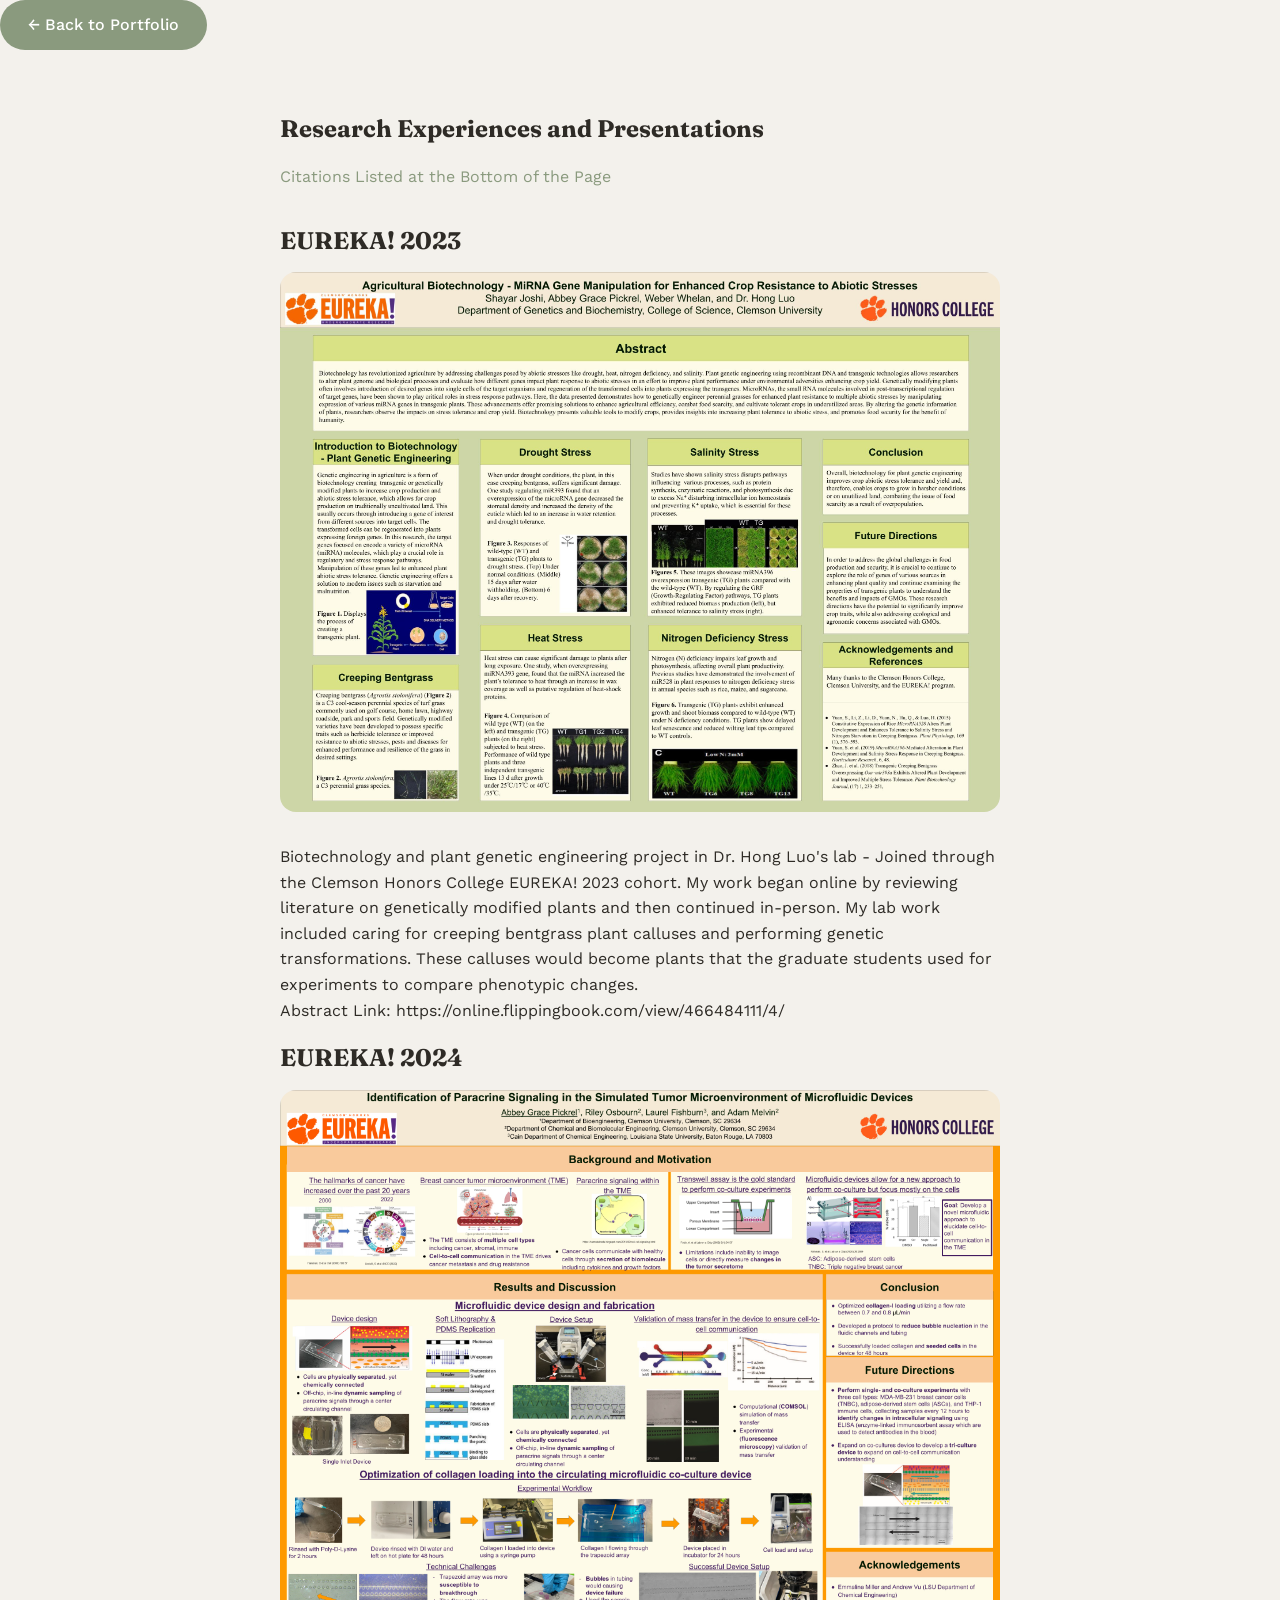
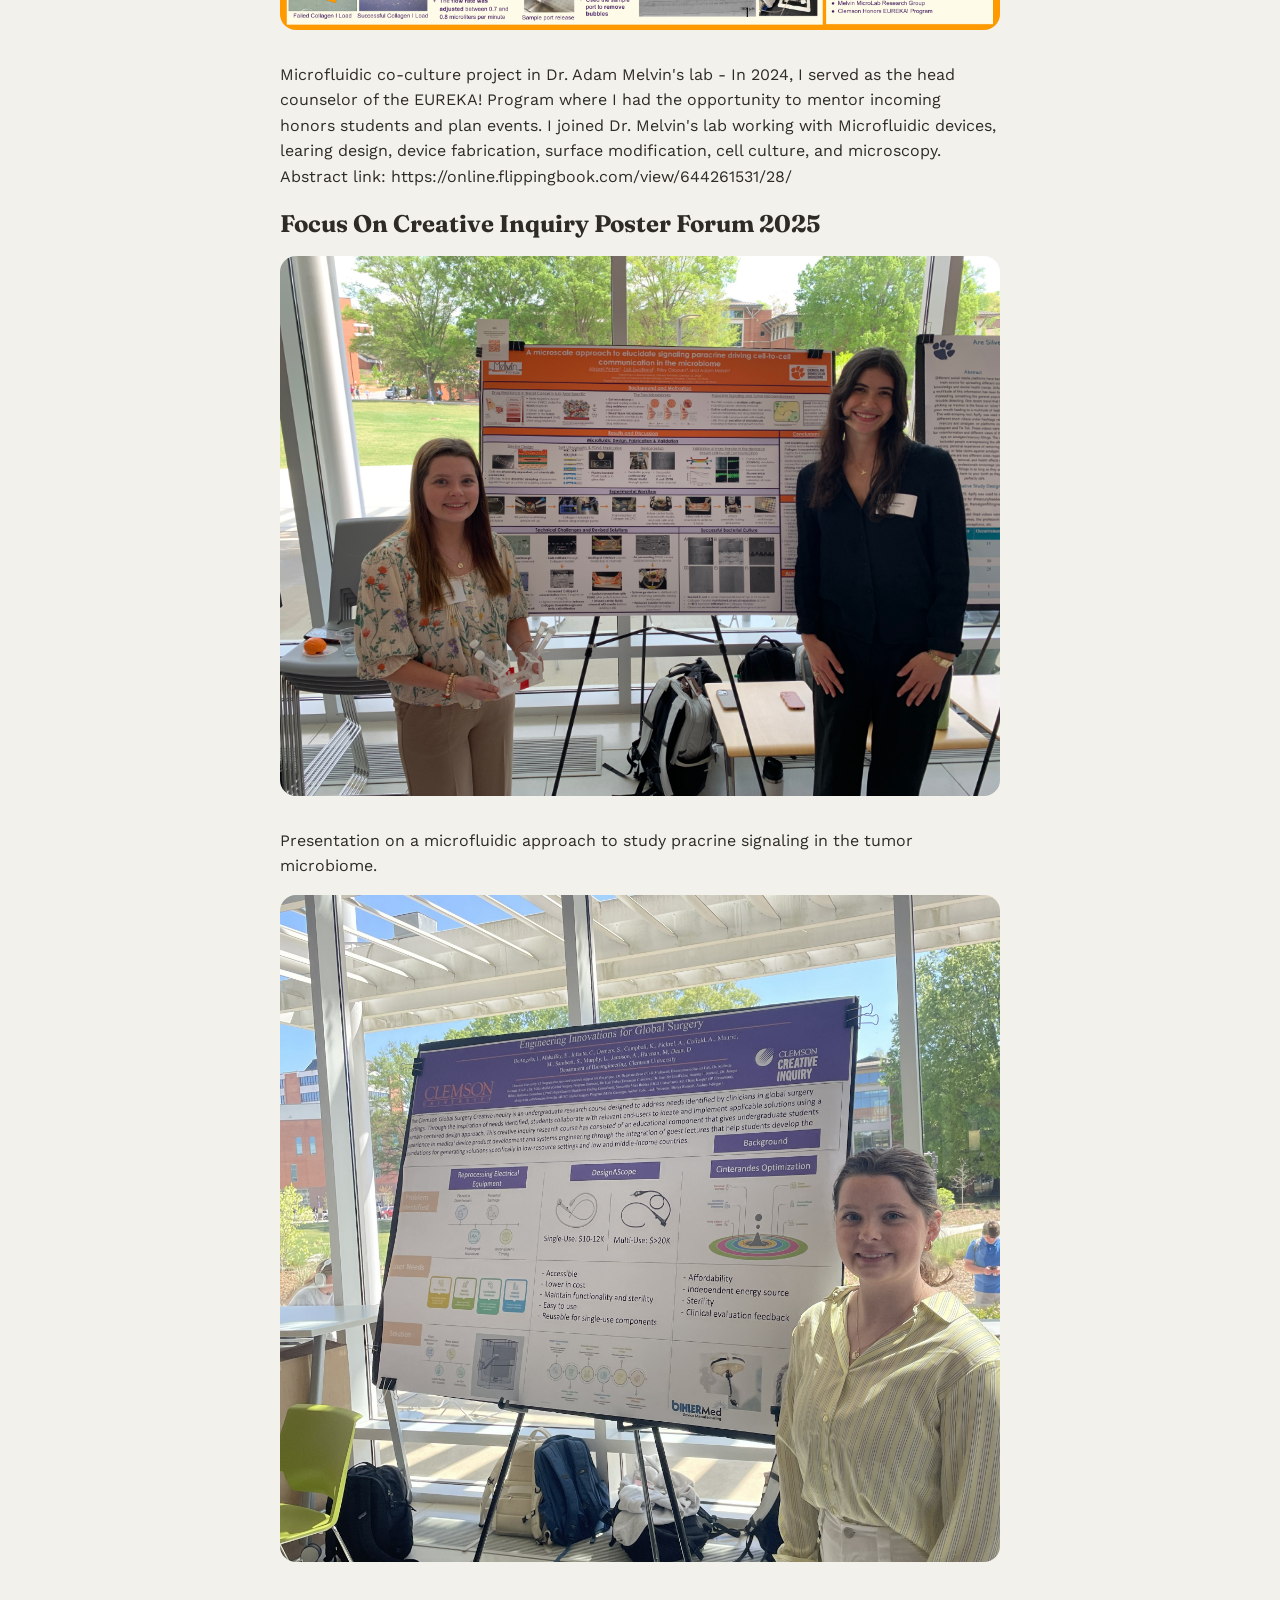
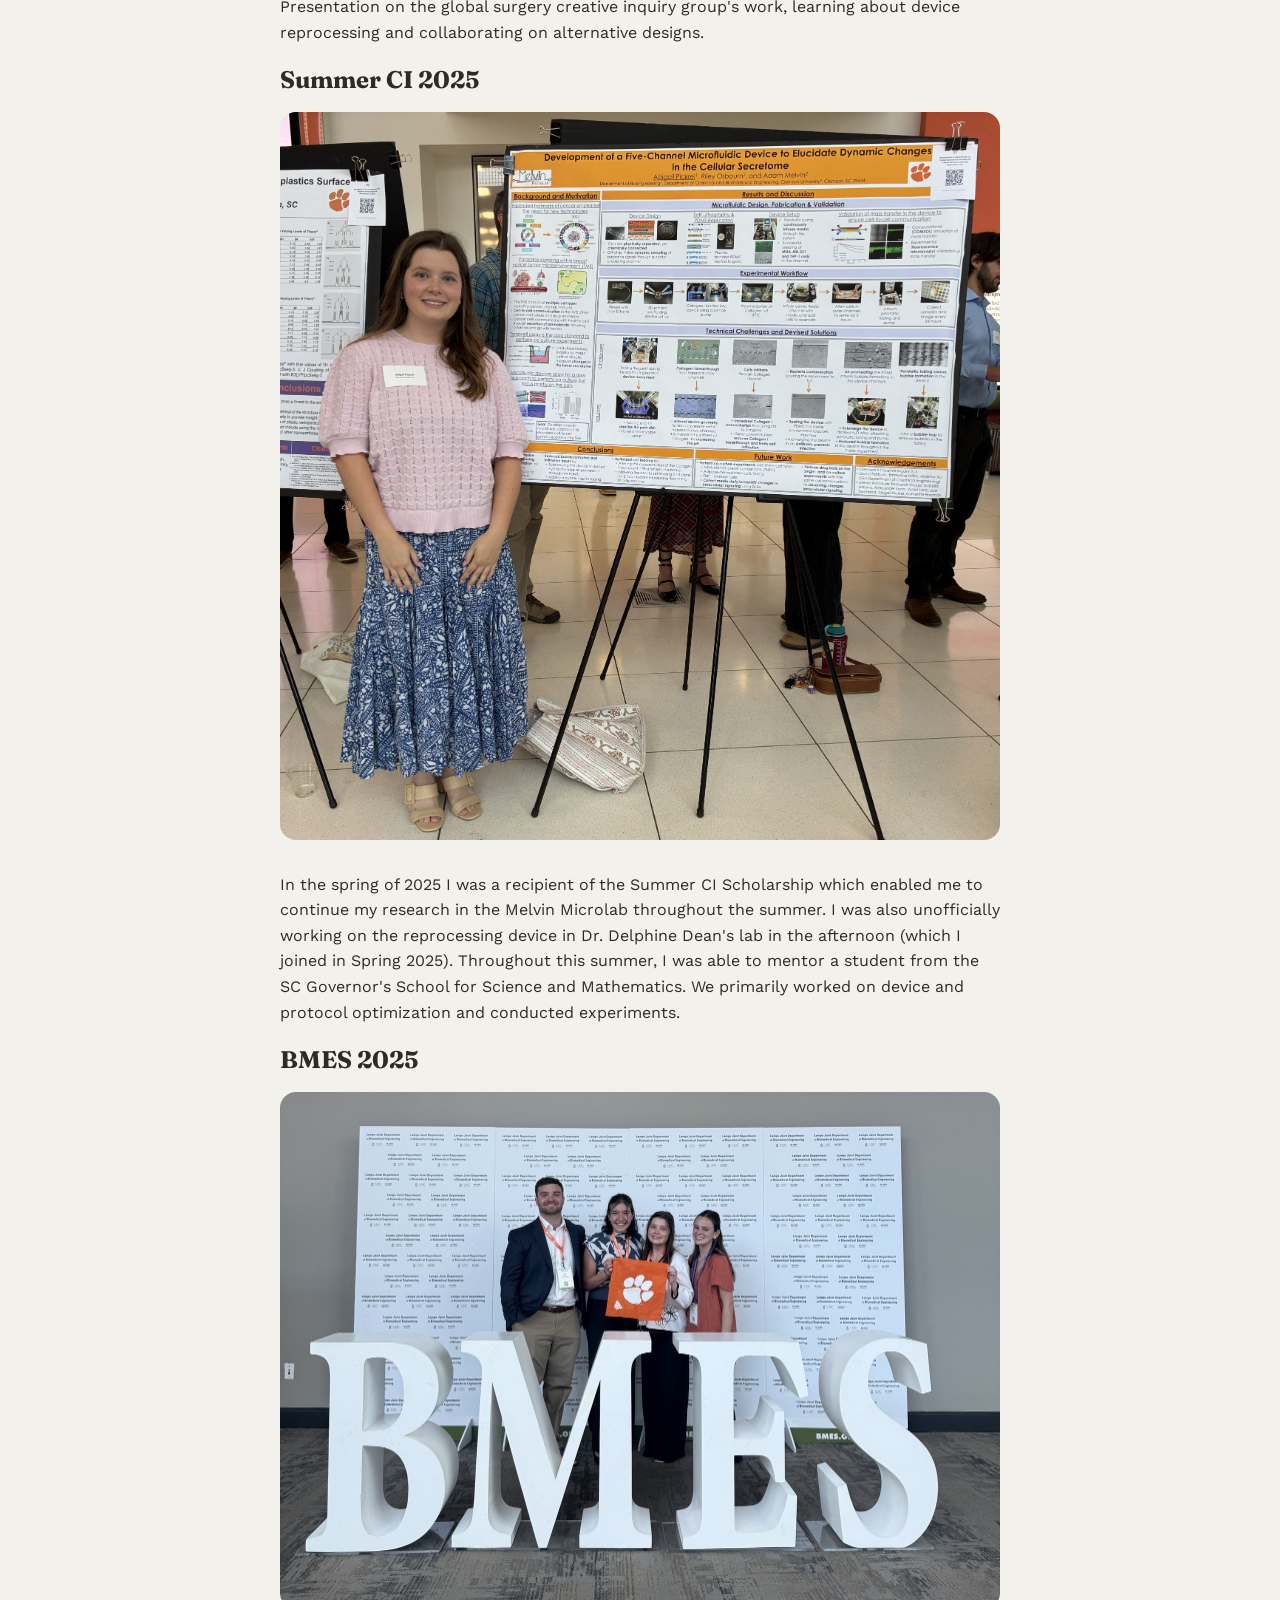
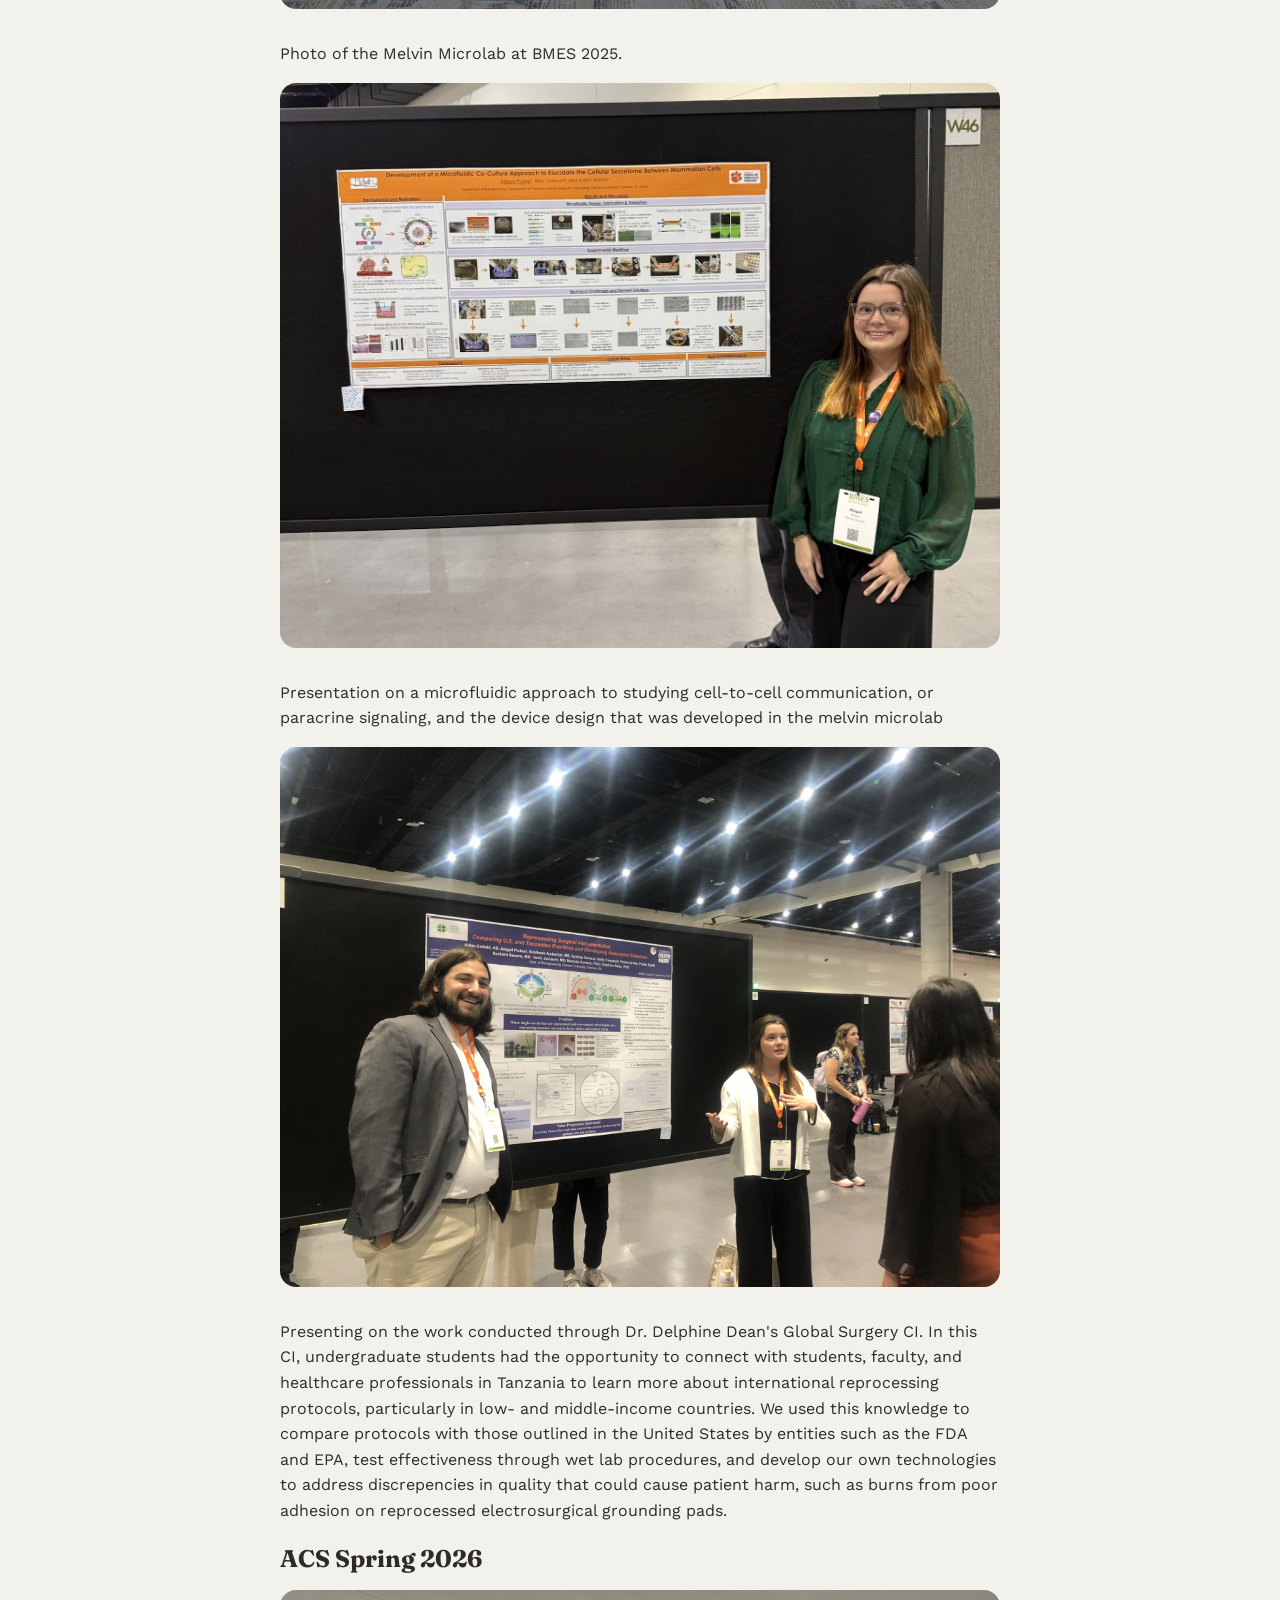
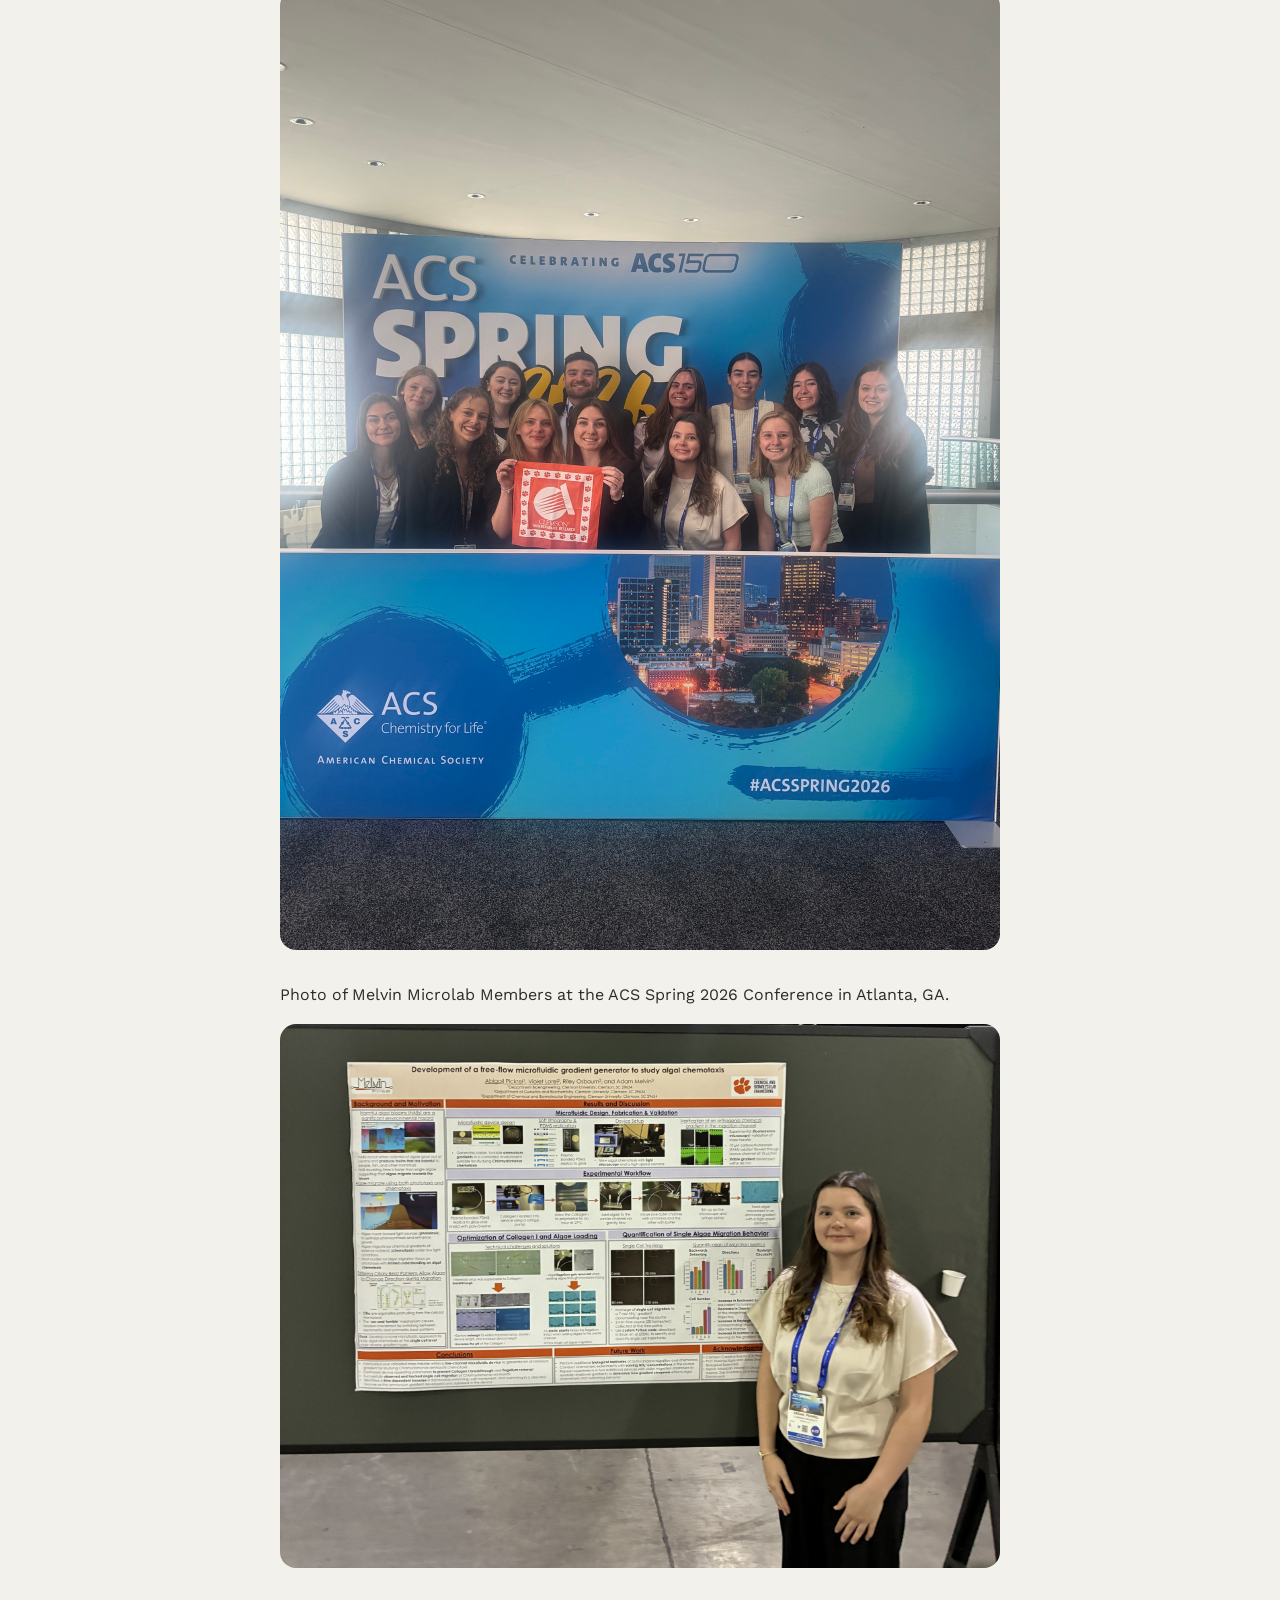
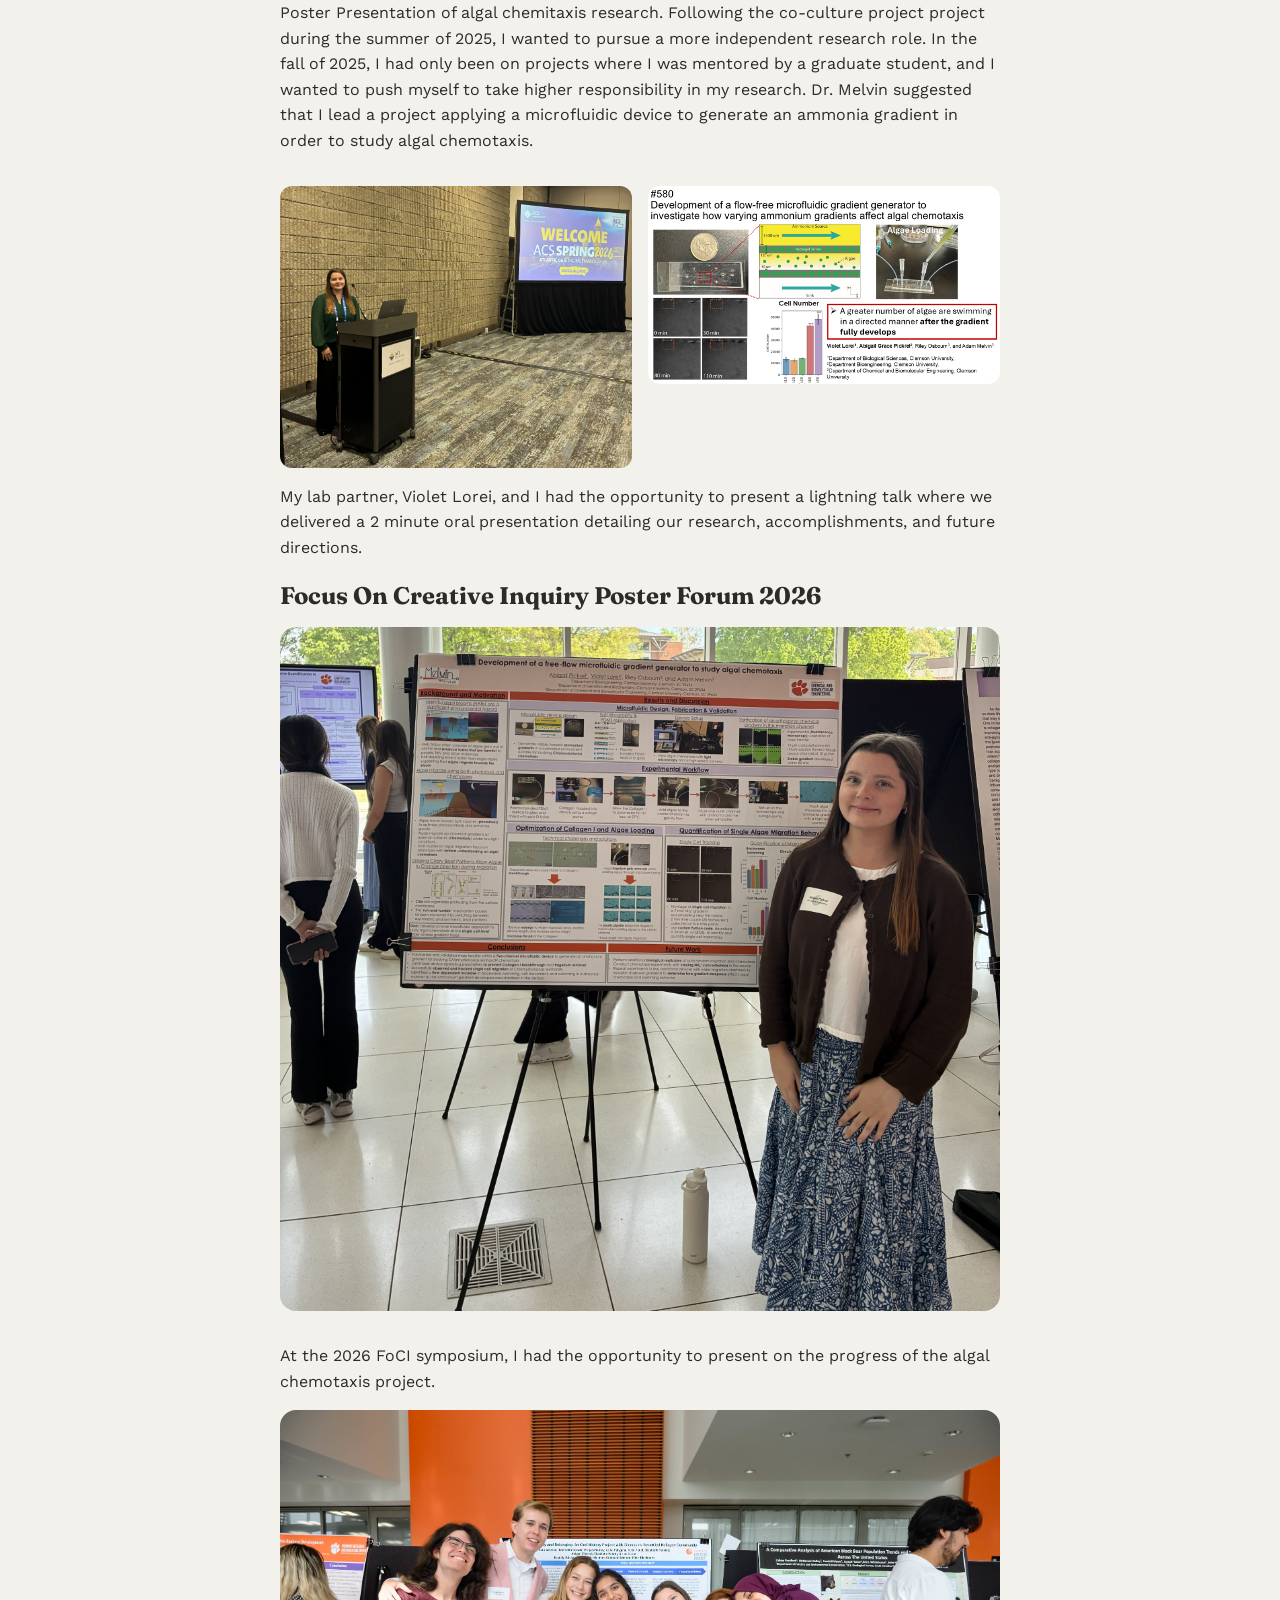
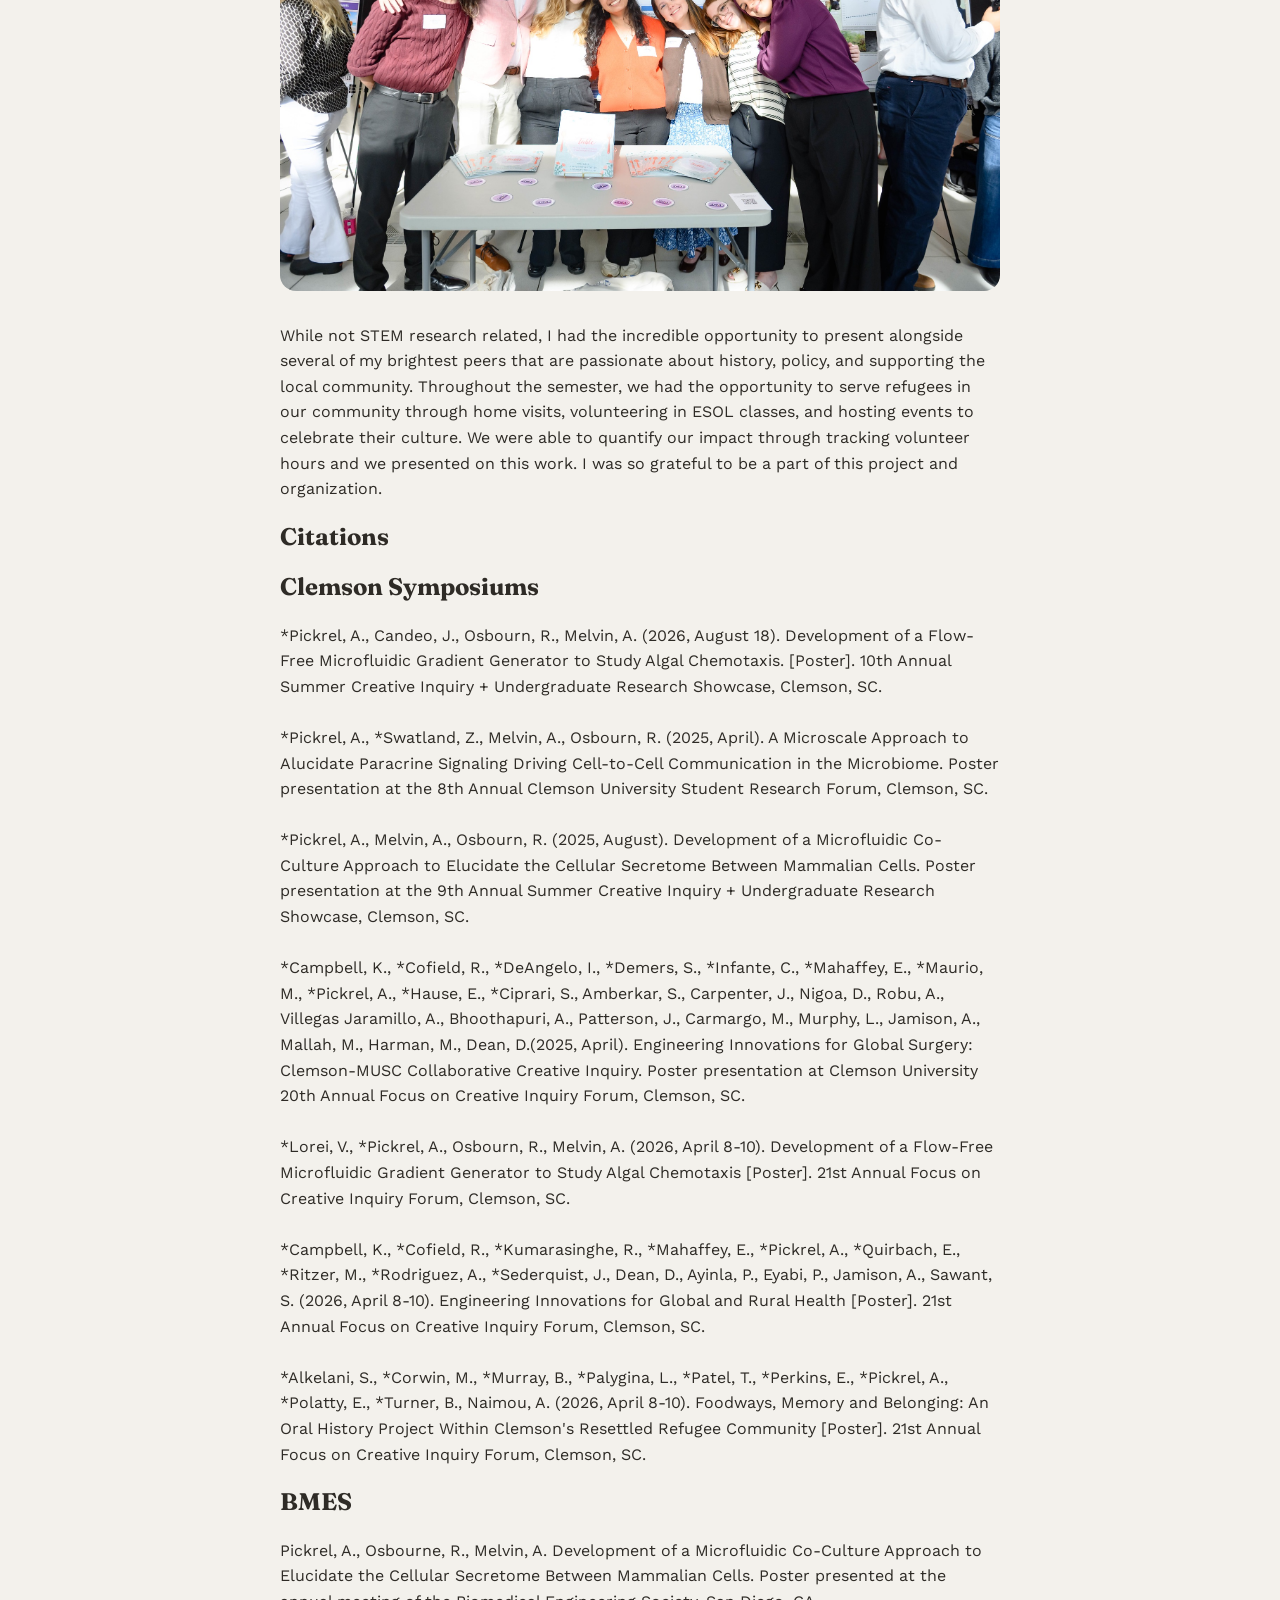
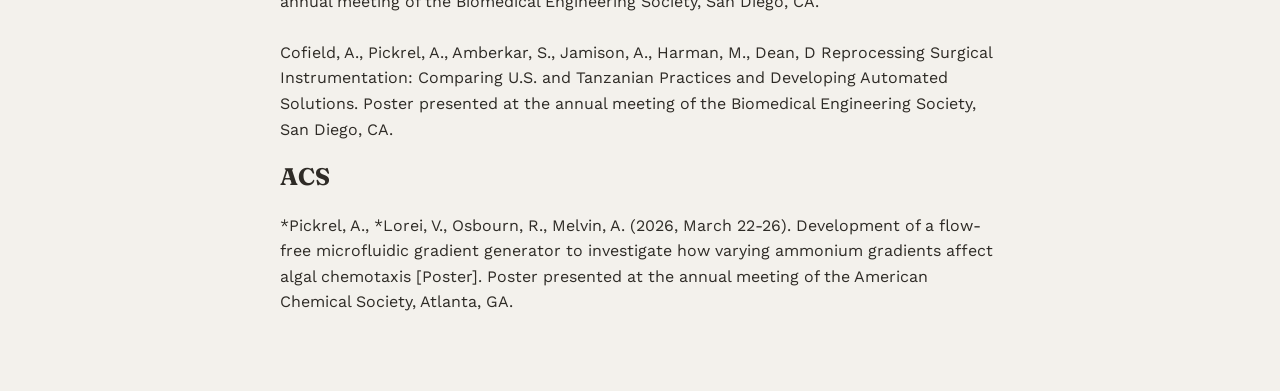
<file: project1.html>
<!DOCTYPE html>
<html lang="en">
<head>
  <meta charset="UTF-8">
  <meta name="viewport" content="width=device-width, initial-scale=1.0">
  <title>Project Title One — Abigail Pickrel</title>
  <link rel="preconnect" href="https://fonts.googleapis.com">
  <link href="https://fonts.googleapis.com/css2?family=Fraunces:opsz,wght@9..144,400;9..144,600&family=Work+Sans:wght@400;500;600&display=swap" rel="stylesheet">
  <link rel="stylesheet" href="style.css">
</head>
<body>

  <a href="index.html" class="btn">&larr; Back to Portfolio</a>

  <section class="project-detail">
    <h1>Research Experiences and Presentations</h1>
    <p class="project-subtitle">Citations Listed at the Bottom of the Page</p>
<h2>EUREKA! 2023</h2>
    <img src="images/EUREKA Poster - Abigail Pickrel.jpg" alt="Project One main image" class="detail-image">

    <p>Biotechnology and plant genetic engineering project in Dr. Hong Luo's lab - Joined through the Clemson Honors College EUREKA! 2023 cohort.
        My work began online by reviewing literature on genetically modified plants and then continued in-person. 
        My lab work included caring for creeping bentgrass plant calluses and performing genetic transformations. These calluses would 
        become plants that the graduate students used for experiments to compare phenotypic changes.
        <br>Abstract Link: https://online.flippingbook.com/view/466484111/4/
    </p>
<h2>EUREKA! 2024</h2>
    <img src="images/EUREKA Poster 2024 - Abbey Grace.jpg" alt="Project One main image" class="detail-image">

    <p>Microfluidic co-culture project in Dr. Adam Melvin's lab - In 2024, I served as the head counselor of the 
        EUREKA! Program where I had the opportunity to mentor incoming honors students
        and plan events. I joined Dr. Melvin's lab working with Microfluidic devices, learing design,
        device fabrication, surface modification, cell culture, and microscopy.
        <br>Abstract link: https://online.flippingbook.com/view/644261531/28/
    </p>
   <h2>Focus On Creative Inquiry Poster Forum 2025</h2>
    <img src="images/IMG_6583 (1).JPG" alt="Project One main image" class="detail-image">
    <p>Presentation on a microfluidic approach to study pracrine signaling in the tumor microbiome.</p>

    <img src="images/IMG_6561 (3).jpg" alt="Project One main image" class="detail-image">
    <p>Presentation on the global surgery creative inquiry group's work, learning about 
        device reprocessing and collaborating on alternative designs.
    </p>
    <h2>Summer CI 2025</h2>
    <img src="images/IMG_7036 (2).jpg" alt="Project One main image" class="detail-image">
    <p>In the spring of 2025 I was a recipient of the Summer CI Scholarship which
        enabled me to continue my research in the Melvin Microlab throughout the 
        summer. I was also unofficially working on the reprocessing device in Dr.
        Delphine Dean's lab in the afternoon (which I joined in Spring 2025). 
        Throughout this summer, I was able to mentor a student from the SC 
        Governor's School for Science and Mathematics. We primarily worked on device
        and protocol optimization and conducted experiments.
        </p>

    <h2>BMES 2025</h2> 
    <img src="images/BMES_img1.JPG" alt="Project One main image" class="detail-image">
    <p>Photo of the Melvin Microlab at BMES 2025.</p>
    <img src="images/bmes_photo2.jpg" alt="Project One main image" class="detail-image">
    <p>Presentation on a microfluidic approach to studying cell-to-cell communication,
        or paracrine signaling, and the device design that was developed in the melvin microlab
    </p>
    <img src="images/BMES_image2.jpg" alt="Project One main image" class="detail-image">
    <p>Presenting on the work conducted through Dr. Delphine Dean's Global Surgery CI.
        In this CI, undergraduate students had the opportunity to connect with students,
        faculty, and healthcare professionals in Tanzania to learn more about international
        reprocessing protocols, particularly in low- and middle-income countries. We used
        this knowledge to compare protocols with those outlined in the United States by
        entities such as the FDA and EPA, test effectiveness through wet lab procedures,
        and develop our own technologies to address discrepencies in quality that could 
        cause patient harm, such as burns from poor adhesion on reprocessed electrosurgical 
        grounding pads.
    </p>
        
    <h2>ACS Spring 2026</h2>
    <img src="images/IMG_9964.JPG" alt="Project One main image" class="detail-image">
    <p>Photo of Melvin Microlab Members at the ACS Spring 2026 Conference in Atlanta, GA.</p>
    <img src="images/ACS Photo 2.jpg" alt="Project One main image" class="detail-image">
    <p>Poster Presentation of algal chemitaxis research. Following the co-culture project project during the summer of 2025, 
        I wanted to pursue a more independent research role. In the fall of 2025, I had only been on projects where I was 
        mentored by a graduate student, and I wanted to push myself to take higher responsibility in my research. Dr. Melvin
        suggested that I lead a project applying a microfluidic device to generate an ammonia gradient in order to study 
        algal chemotaxis. 
   </p>
    <div class="detail-gallery">
      <img src="images/ACS img 3.jpg" alt="Project One detail shot">
      <img src="images/Algae ACS Lightning-AM (1).jpg" alt="Project One detail shot two">
       </div>
    <p>My lab partner, Violet Lorei, and I had the opportunity to present a lightning talk where we delivered a 2 minute oral 
        presentation detailing our research, accomplishments, and future directions.
    </p>
    <h2>Focus On Creative Inquiry Poster Forum 2026</h2>
    <img src="images/foci 2026 img 1.jpg" alt="Project One main image" class="detail-image">
    <p>At the 2026 FoCI symposium, I had the opportunity to present on the progress of the algal chemotaxis project.</p>
    <img src="images/IMG_9653 (1).jpeg" alt="Project One main image" class="detail-image">
    <p>While not STEM research related, I had the incredible opportunity to present alongside several of my brightest peers
        that are passionate about history, policy, and supporting the local community. Throughout the semester, we had the 
        opportunity to serve refugees in our community through home visits, volunteering in ESOL classes, and hosting events
        to celebrate their culture. We were able to quantify our impact through tracking volunteer hours and we presented 
        on this work. I was so grateful to be a part of this project and organization.
    </p>
<h1>Citations</h1>
<h2>Clemson Symposiums</h2>
<p>*Pickrel, A., Candeo, J., Osbourn, R., Melvin, A. (2026, August 18). Development of a Flow-Free Microfluidic Gradient Generator to Study Algal Chemotaxis. [Poster]. 10th Annual Summer Creative Inquiry + Undergraduate Research Showcase, Clemson, SC.
<br><br>*Pickrel, A., *Swatland, Z., Melvin, A., Osbourn, R. (2025, April). A Microscale Approach to Alucidate Paracrine Signaling Driving Cell-to-Cell Communication in the Microbiome. Poster presentation at the 8th Annual Clemson University Student Research Forum, Clemson, SC. 

<br><br>*Pickrel, A., Melvin, A., Osbourn, R. (2025, August). Development of a Microfluidic Co-Culture Approach to Elucidate the Cellular Secretome Between Mammalian Cells. Poster presentation at the 9th Annual Summer Creative Inquiry + Undergraduate Research Showcase, Clemson, SC.

<br><br>*Campbell, K., *Cofield, R., *DeAngelo, I., *Demers, S., *Infante, C., *Mahaffey, E., *Maurio, M., *Pickrel, A., *Hause, E., *Ciprari, S., Amberkar, S., Carpenter, J., Nigoa, D., Robu, A., Villegas Jaramillo, A., Bhoothapuri, A., Patterson, J., Carmargo, M., Murphy, L., Jamison, A., Mallah, M., Harman, M., Dean, D.(2025, April). Engineering Innovations for Global Surgery: Clemson-MUSC Collaborative Creative Inquiry. Poster presentation at Clemson University 20th Annual Focus on Creative Inquiry Forum, Clemson, SC.

<br><br>*Lorei, V., *Pickrel, A., Osbourn, R., Melvin, A. (2026, April 8-10). Development of a Flow-Free Microfluidic Gradient Generator to Study Algal Chemotaxis [Poster]. 21st Annual Focus on Creative Inquiry Forum, Clemson, SC. 

<br><br>*Campbell, K., *Cofield, R., *Kumarasinghe, R., *Mahaffey, E., *Pickrel, A., *Quirbach, E., *Ritzer, M., *Rodriguez, A., *Sederquist, J., Dean, D., Ayinla, P., Eyabi, P., Jamison, A., Sawant, S. (2026, April 8-10). Engineering Innovations for Global and Rural Health [Poster]. 21st Annual Focus on Creative Inquiry Forum, Clemson, SC. 

<br><br>*Alkelani, S., *Corwin, M., *Murray, B., *Palygina, L., *Patel, T., *Perkins, E., *Pickrel, A., *Polatty, E., *Turner, B., Naimou, A. (2026, April 8-10). Foodways, Memory and Belonging: An Oral History Project Within Clemson's Resettled Refugee Community [Poster]. 21st Annual Focus on Creative Inquiry Forum, Clemson, SC. 

</p><h2>BMES</h2>
<p>Pickrel, A., Osbourne, R., Melvin, A. Development of a Microfluidic Co-Culture Approach to Elucidate the Cellular Secretome Between Mammalian Cells. Poster presented at the annual meeting of the Biomedical Engineering Society, San Diego, CA.  

<br><br>Cofield, A., Pickrel, A., Amberkar, S., Jamison, A., Harman, M., Dean, D Reprocessing Surgical Instrumentation: Comparing U.S. and Tanzanian Practices and Developing Automated Solutions. Poster presented at the annual meeting of the Biomedical Engineering Society, San Diego, CA.  
</p>
<h2>ACS</h2>
<p>*Pickrel, A., *Lorei, V., Osbourn, R., Melvin, A. (2026, March 22-26). Development of a flow-free microfluidic gradient generator to investigate how varying ammonium gradients affect algal chemotaxis [Poster]. Poster presented at the annual meeting of the American Chemical Society, Atlanta, GA.  
</p>
  </section>

</body>
</html>
</file>
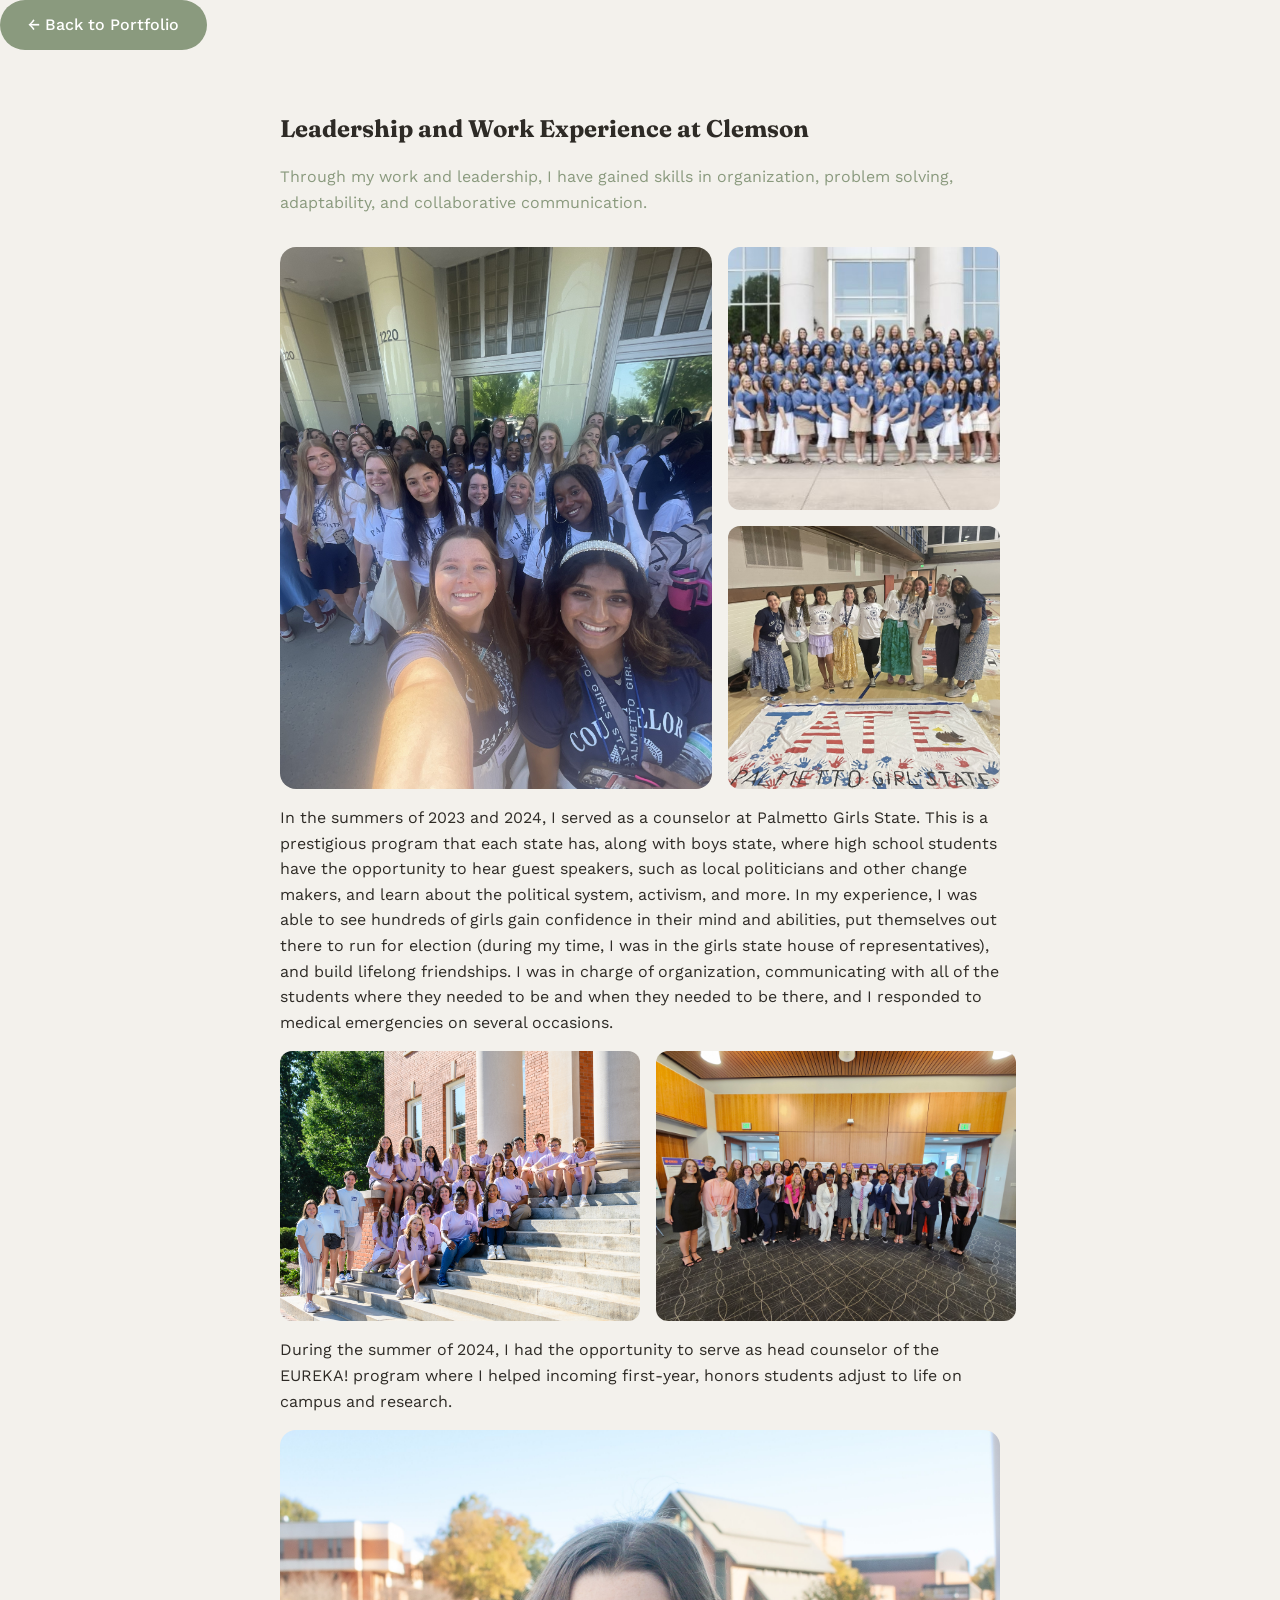
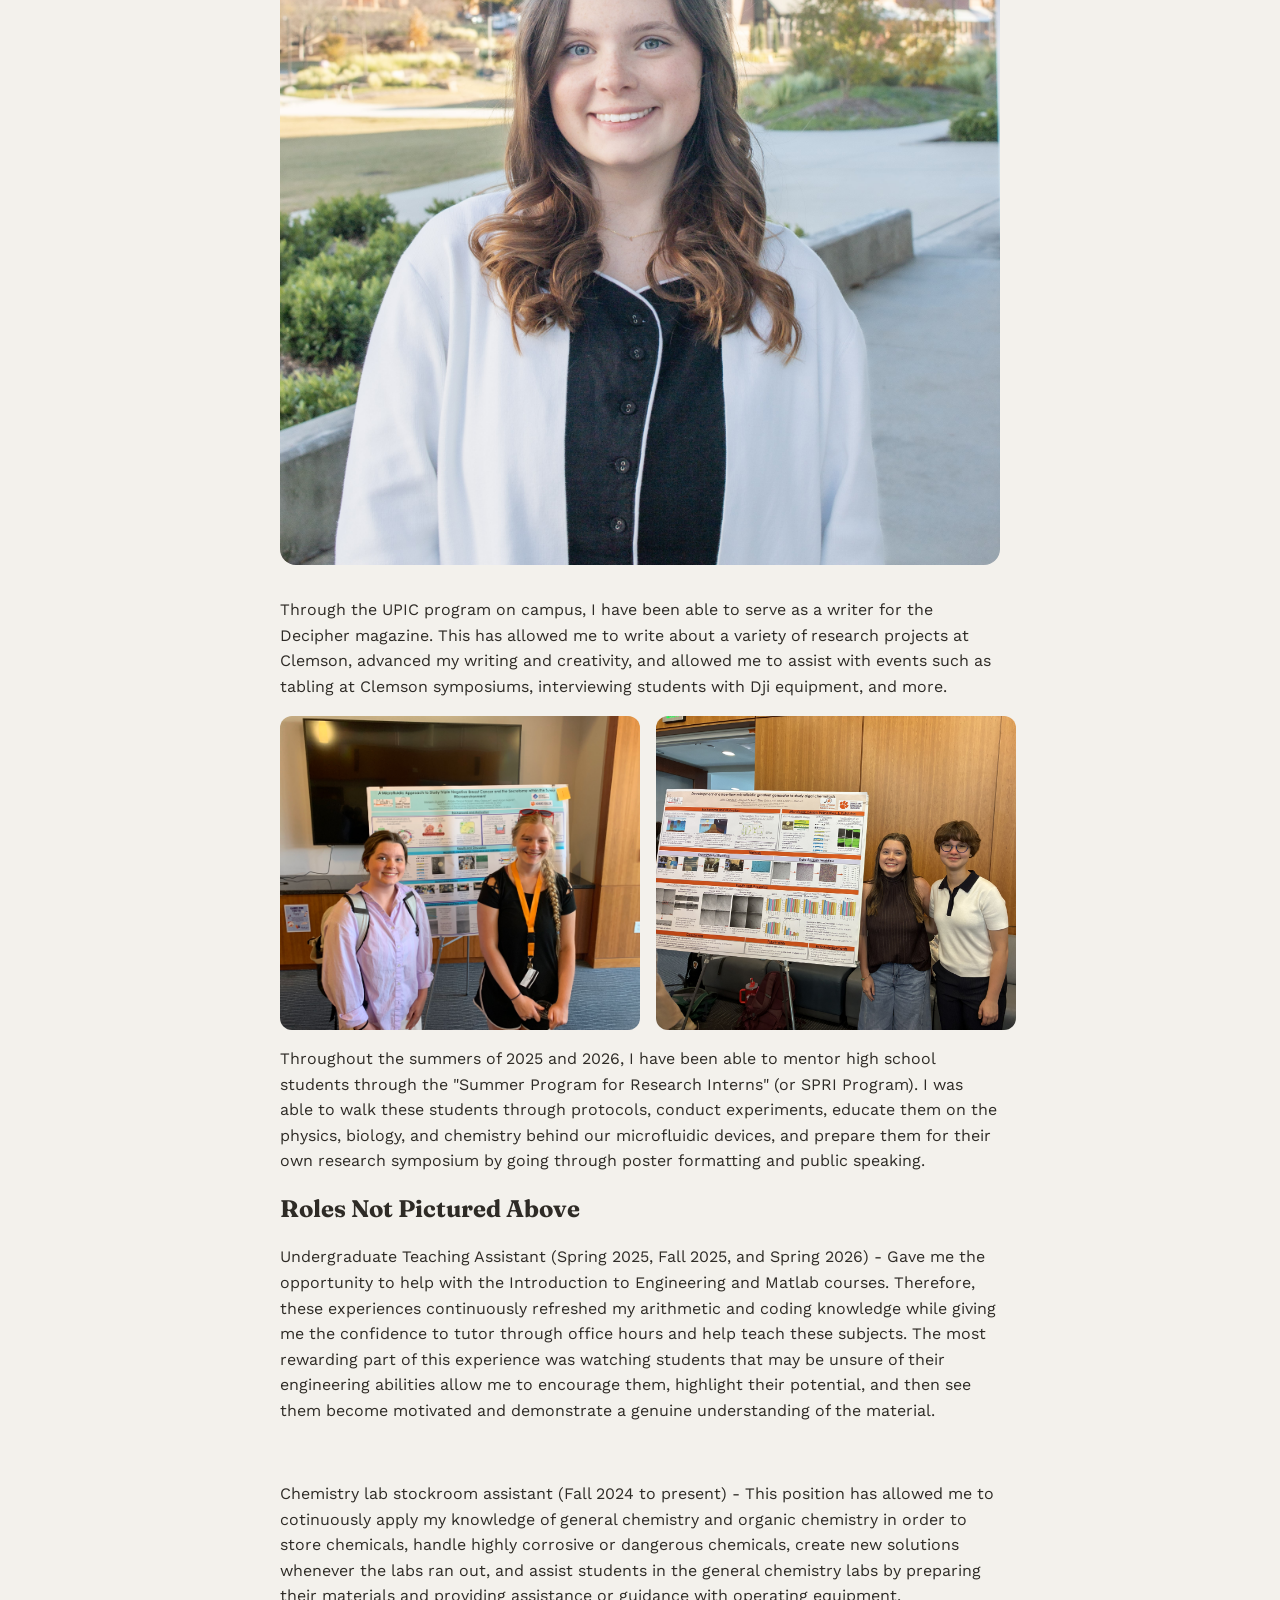
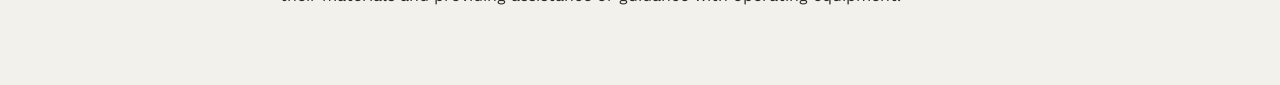
<file: project2.html>
<!DOCTYPE html>
<html lang="en">
<head>
  <meta charset="UTF-8">
  <meta name="viewport" content="width=device-width, initial-scale=1.0">
  <title>Leadership and Work Experience</title>
  <link rel="preconnect" href="https://fonts.googleapis.com">
  <link href="https://fonts.googleapis.com/css2?family=Fraunces:opsz,wght@9..144,400;9..144,600&family=Work+Sans:wght@400;500;600&display=swap" rel="stylesheet">
  <link rel="stylesheet" href="style.css">
</head>
<body>

  <a href="index.html" class="btn">&larr; Back to Portfolio</a>

  <section class="project-detail">
    <h1>Leadership and Work Experience at Clemson</h1>
    <p class="project-subtitle">Through my work and leadership, I have gained skills in organization,
        problem solving, adaptability, and collaborative communication.
    </p>

  <div class="image-cluster">
  <img src="images/PGS_img3.jpg" alt="Description of main photo" class="image-large">
  <div class="image-stack">
    <img src="images/PGS_img1.jpg" alt="Description of first detail photo">
    <img src="images/PGS_img2.jpg" alt="Description of second detail photo">
  </div>
</div>
    <p>In the summers of 2023 and 2024, I served as a counselor at Palmetto Girls State.
        This is a prestigious program that each state has, along with boys state, where 
        high school students have the opportunity to hear guest speakers, such as local 
        politicians and other change makers, and learn about the political system, 
        activism, and more. In my experience, I was able to see hundreds of girls gain 
        confidence in their mind and abilities, put themselves out there to run for election
        (during my time, I was in the girls state house of representatives), and build 
        lifelong friendships. I was in charge of organization, communicating with all of 
        the students where they needed to be and when they needed to be there, and I responded to medical emergencies 
        on several occasions. 
    </p>

    <div class="image-pair">
  <img src="images/EUREKA 2024_070224_AJ_008 (1).jpeg" alt="Description of third photo">
  <img src="images/IMG_5553.JPG" alt="Description of fourth photo">
</div>
<p>During the summer of 2024, I had the opportunity to serve as head counselor of the EUREKA! program 
    where I helped incoming first-year, honors students adjust to life on campus and research.</p>

<img src="images/Decipher_Headshot_.jpg" alt="Project One main image" class="detail-image">
    <p>Through the UPIC program on campus, I have been able to serve as a writer
        for the Decipher magazine. This has allowed me to write about a variety of
        research projects at Clemson, advanced my writing and creativity, and 
        allowed me to assist with events such as tabling at Clemson symposiums, 
        interviewing students with Dji equipment, and more.
    </p>

<div class="image-pair">
  <img src="images/IMG_6914.JPG" alt="Description of third photo">
  <img src="images/SPRI_photo2.jpg" alt="Description of fourth photo">
</div>
<p>Throughout the summers of 2025 and 2026, I have been able to mentor high school students
    through the "Summer Program for Research Interns" (or SPRI Program). I was able to walk 
    these students through protocols, conduct experiments, educate them on the physics, biology,
    and chemistry behind our microfluidic devices, and prepare them for their own research 
    symposium by going through poster formatting and public speaking. 

    <h2>Roles Not Pictured Above</h2>
    <p>Undergraduate Teaching Assistant (Spring 2025, Fall 2025, and Spring 2026) - 
        Gave me the opportunity to help with the Introduction to Engineering and Matlab courses.
        Therefore, these experiences continuously refreshed my arithmetic and coding knowledge
        while giving me the confidence to tutor through office hours and help teach these subjects.
        The most rewarding part of this experience was watching students that may be unsure of their 
        engineering abilities allow me to encourage them, highlight their potential, and then see
        them become motivated and demonstrate a genuine understanding of the material.
    </p>
    <br>
    <p>Chemistry lab stockroom assistant (Fall 2024 to present) - 
        This position has allowed me to cotinuously apply my knowledge of general chemistry and
        organic chemistry in order to store chemicals, handle highly corrosive or dangerous chemicals, 
        create new solutions whenever the labs ran out, and assist students in the general chemistry labs
        by preparing their materials and providing assistance or guidance with operating equipment. 
    </p>
  </section>

</body>
</html>
</file>
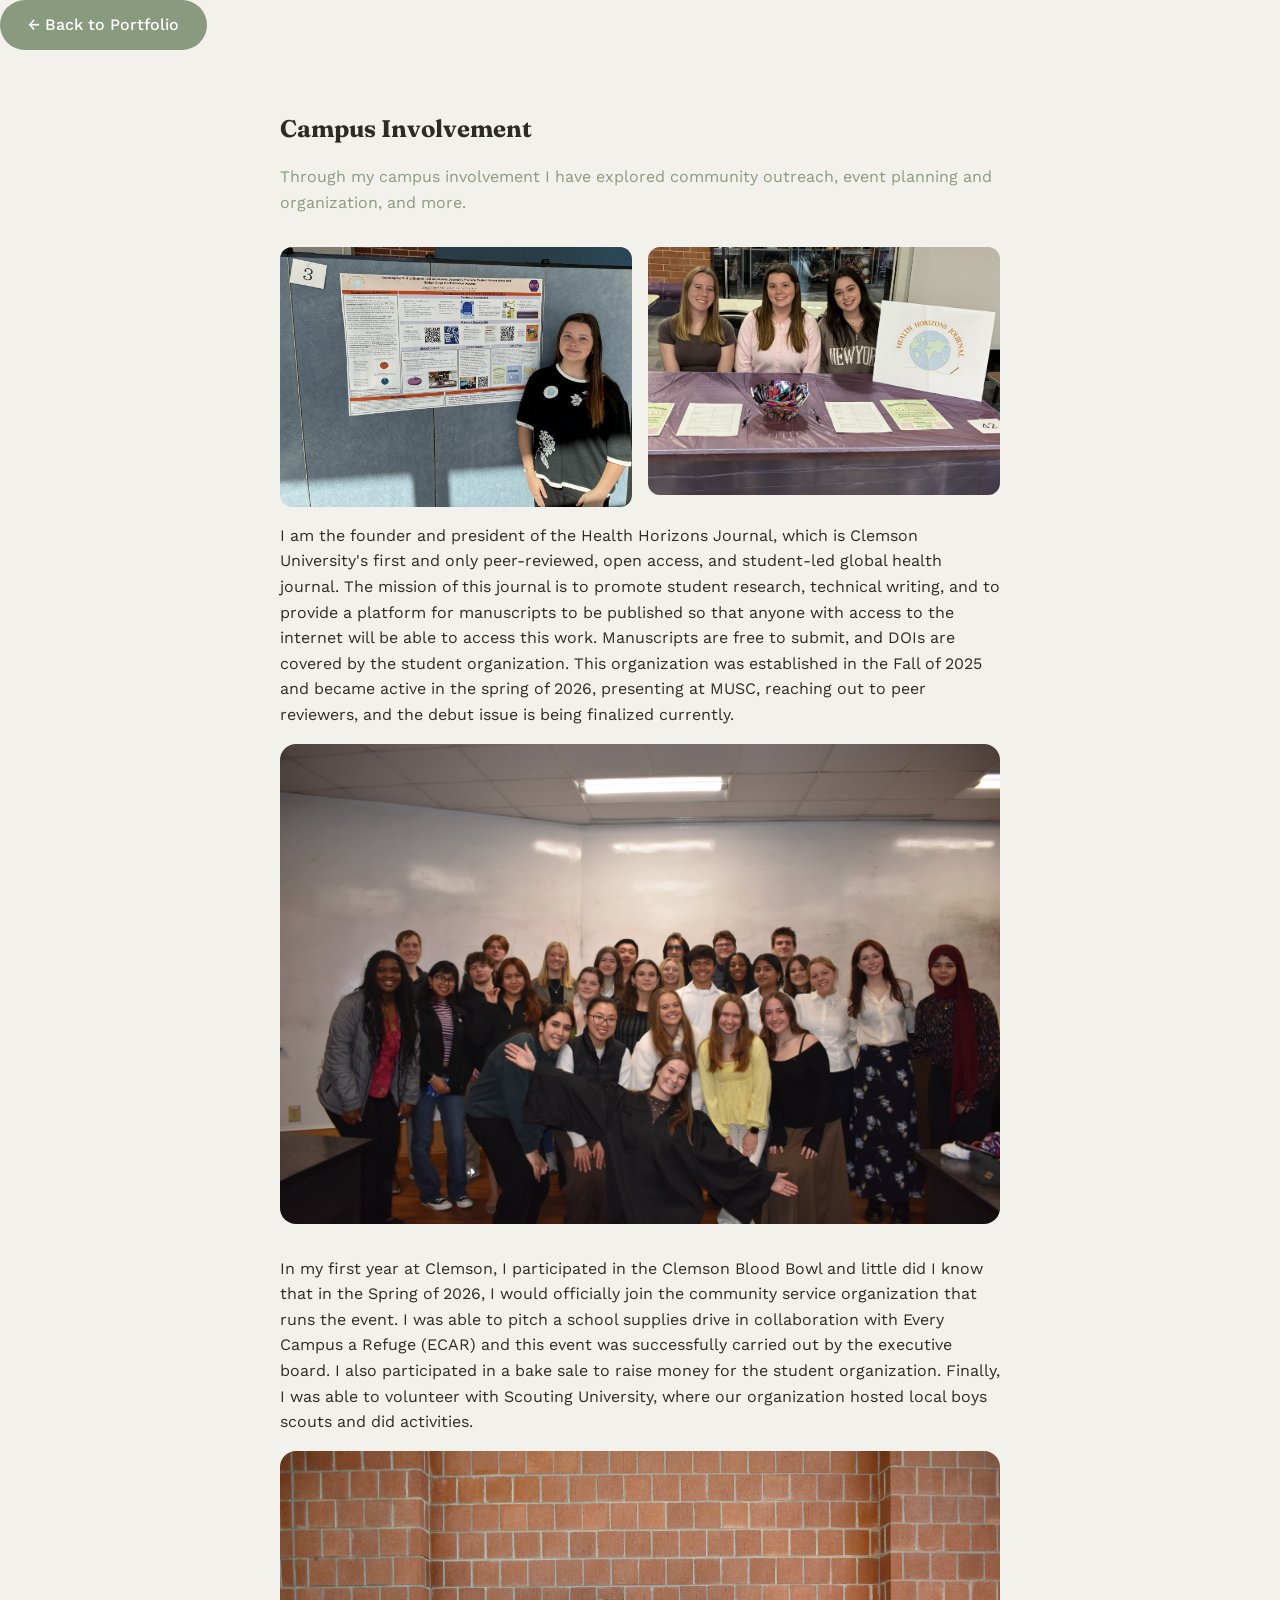
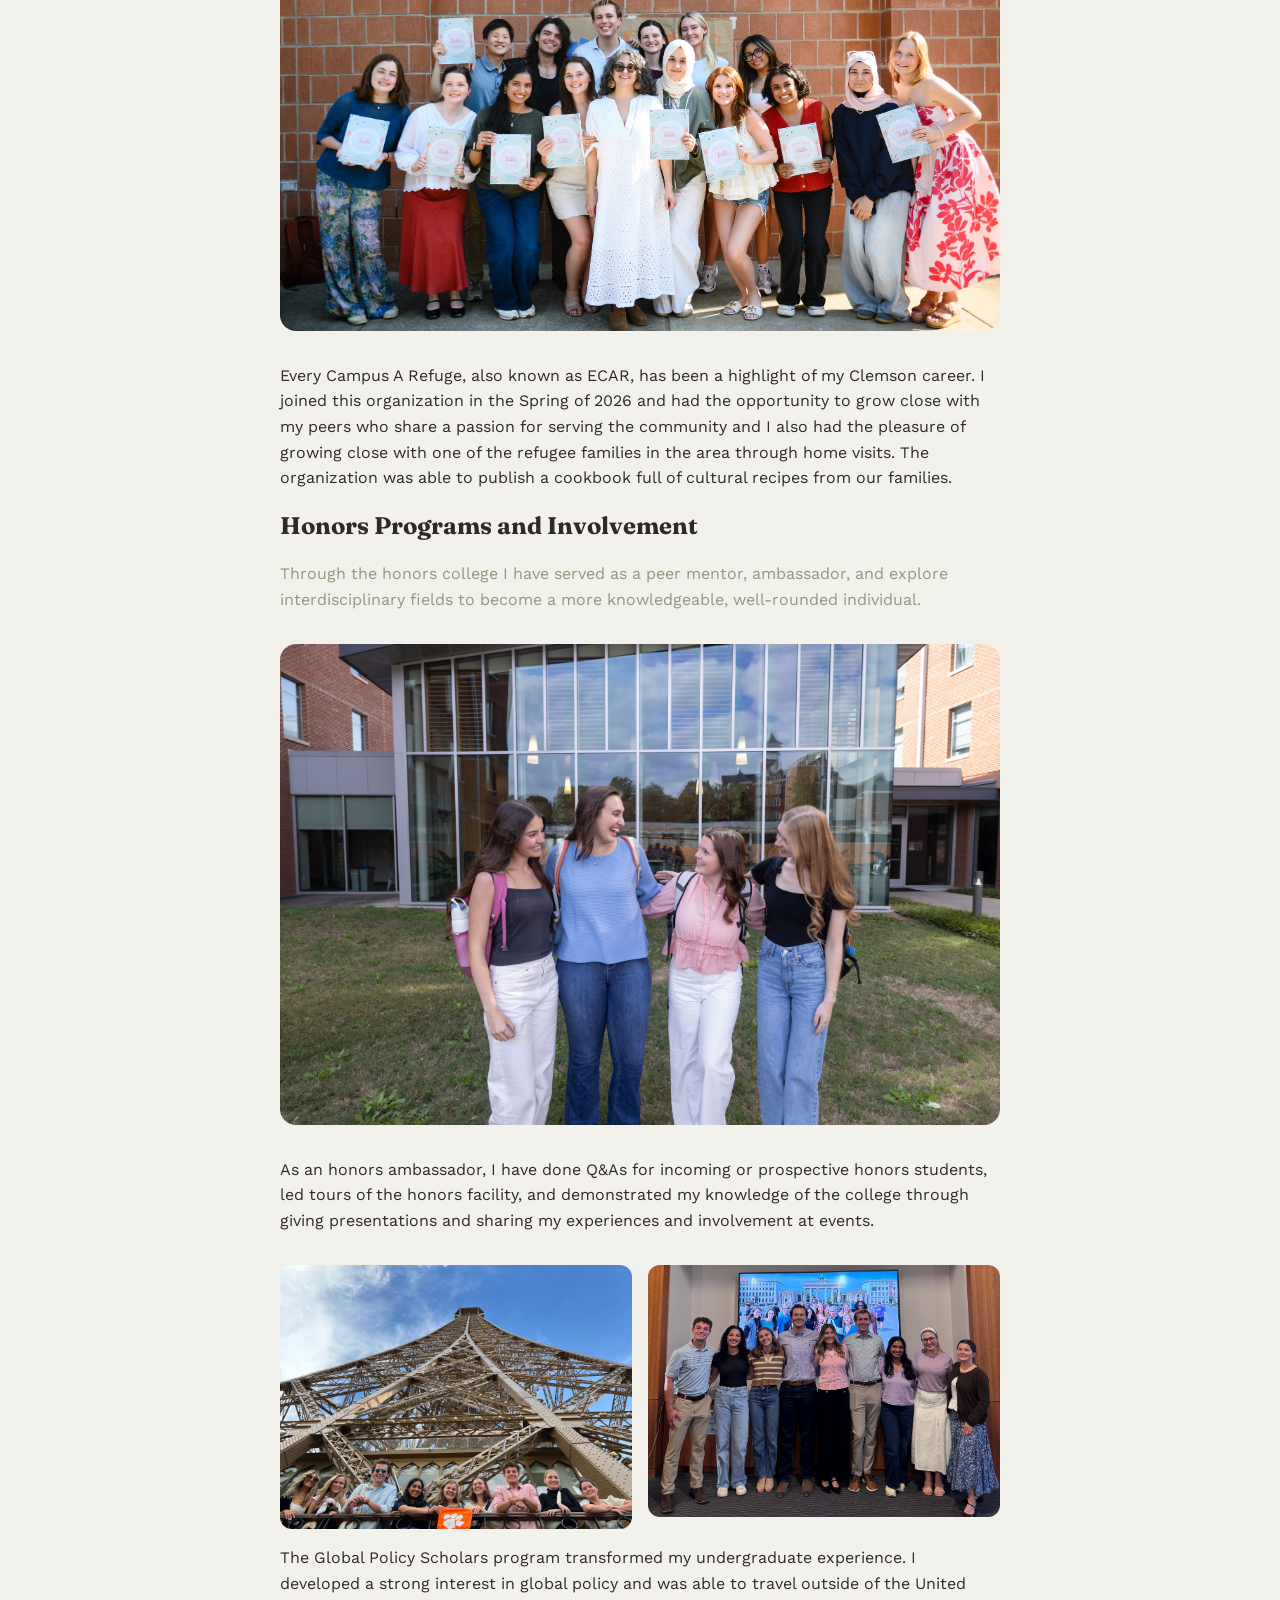
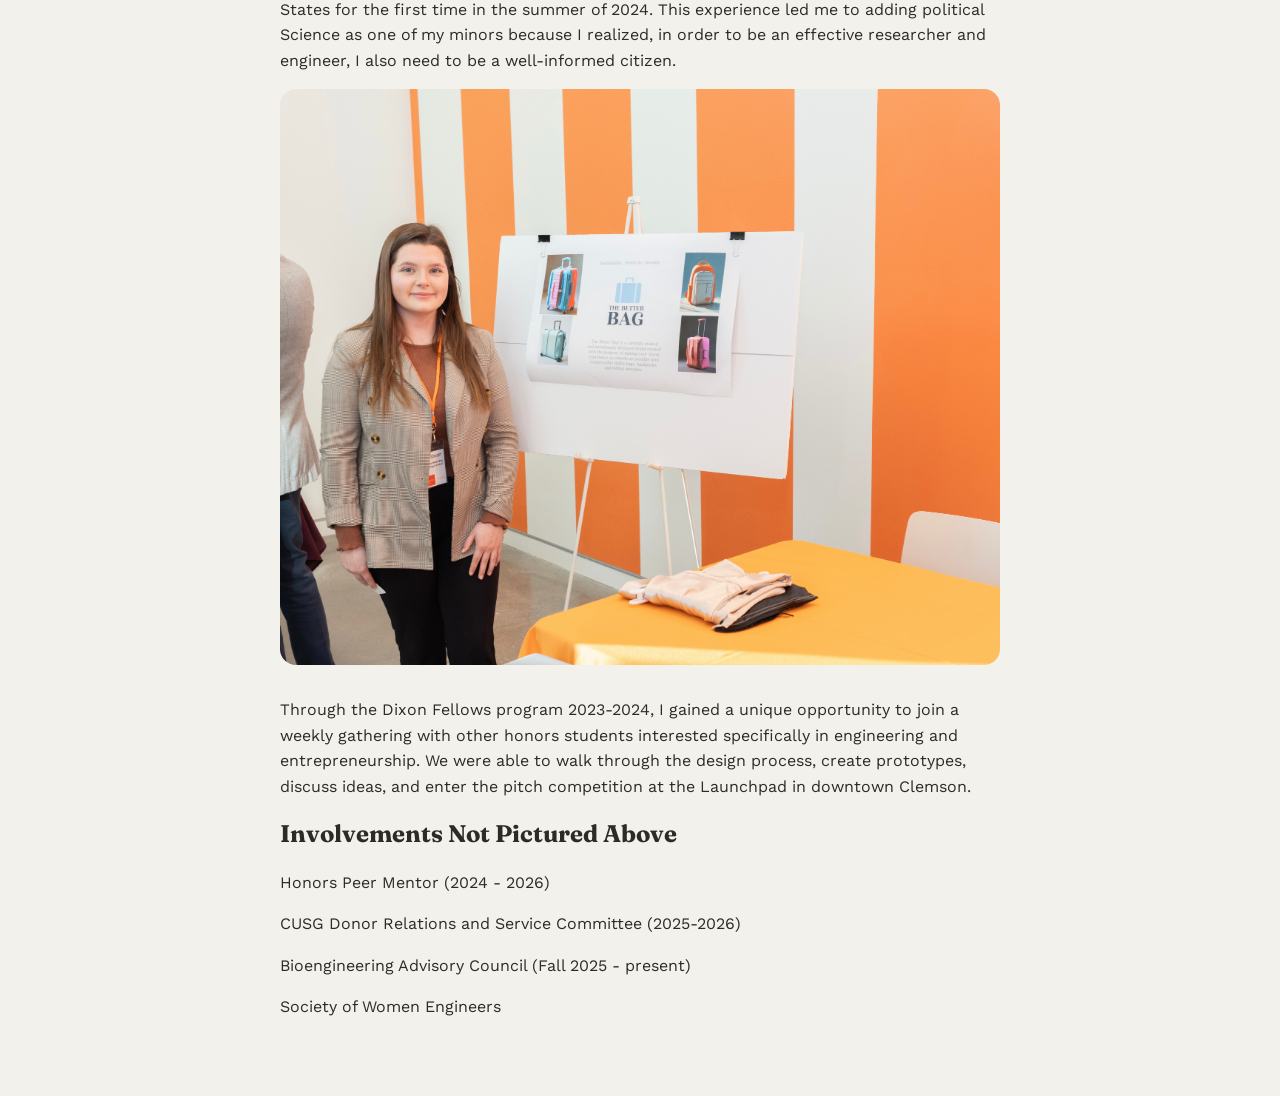
<file: project3.html>
<!DOCTYPE html>
<html lang="en">
<head>
  <meta charset="UTF-8">
  <meta name="viewport" content="width=device-width, initial-scale=1.0">
  <title>Campus Involvement</title>
  <link rel="preconnect" href="https://fonts.googleapis.com">
  <link href="https://fonts.googleapis.com/css2?family=Fraunces:opsz,wght@9..144,400;9..144,600&family=Work+Sans:wght@400;500;600&display=swap" rel="stylesheet">
  <link rel="stylesheet" href="style.css">
</head>
<body>

  <a href="index.html" class="btn">&larr; Back to Portfolio</a>

  <section class="project-detail">
    <h1>Campus Involvement</h1>
    <p class="project-subtitle">Through my campus involvement I have explored community outreach,
        event planning and organization, and more.
    </p>

     <div class="detail-gallery">
      <img src="images/MUSC_img.jpg" alt="Project One detail shot">
      <img src="images/tabling_img.jpg" alt="Project One detail shot two">
    </div>
    <p>I am the founder and president of the Health Horizons Journal, which is Clemson University's first and only 
        peer-reviewed, open access, and student-led global health journal. The mission of
        this journal is to promote student research, technical writing, and to provide a platform
        for manuscripts to be published so that anyone with access to the internet will be able to access this work.
        Manuscripts are free to submit, and DOIs are covered by the student organization. This organization was established
        in the Fall of 2025 and became active in the spring of 2026, presenting at MUSC,
        reaching out to peer reviewers, and the debut issue is being finalized currently.
    </p>

    <img src="images/IMG_9128 (2).JPG" alt="Project One main image" class="detail-image">
    <p>In my first year at Clemson, I participated in the Clemson Blood Bowl and little did I know
        that in the Spring of 2026, I would officially join the community service organization that 
        runs the event. I was able to pitch a school supplies drive in collaboration with Every Campus a Refuge (ECAR)
        and this event was successfully carried out by the executive board. I also participated in a bake sale to
        raise money for the student organization. Finally, I was able to volunteer with Scouting University,
        where our organization hosted local boys scouts and did activities.
    </p>

    <img src="images/IMG_1871.jpeg" alt="Project One main image" class="detail-image">
    <p>Every Campus A Refuge, also known as ECAR, has been a highlight of my Clemson career.
        I joined this organization in the Spring of 2026 and had the opportunity to 
        grow close with my peers who share a passion for serving the community
        and I also had the pleasure of growing close with one of the refugee families in the 
        area through home visits. The organization was able to publish a cookbook full of
        cultural recipes from our families.
    </p>

    <h1>Honors Programs and Involvement</h1>
    <p class="project-subtitle">Through the honors college I have served as a peer mentor, ambassador, and 
        explore interdisciplinary fields to become a more knowledgeable, well-rounded individual.
    </p>
<img src="images/HonorsAmbassadors_image.jpg" alt="Project One main image" class="detail-image">

    <p>As an honors ambassador, I have done Q&As for incoming or prospective honors students,
        led tours of the honors facility, and demonstrated my knowledge of the college through 
        giving presentations and sharing my experiences and involvement at events.
    </p>

<div class="detail-gallery">
      <img src="images/IMG_0168.jpeg" alt="Project One detail shot">
      <img src="images/IMG_5244.jpg" alt="Project One detail shot two">
    </div>

    <p>The Global Policy Scholars program transformed my undergraduate experience. I developed
        a strong interest in global policy and was able to travel outside of the United States
        for the first time in the summer of 2024. This experience led me to adding political Science
        as one of my minors because I realized, in order to be an effective researcher and engineer, I 
        also need to be a well-informed citizen.</p>

<img src="images/CECASSparkChallenge_031224_Jacob Dean_037 (1).jpg" alt="Project One main image" class="detail-image">
<p>Through the Dixon Fellows program 2023-2024, I gained a unique opportunity to join a weekly
    gathering with other honors students interested specifically in engineering and entrepreneurship.
    We were able to walk through the design process, create prototypes, discuss ideas, and enter the pitch 
    competition at the Launchpad in downtown Clemson.
    </p> 
    
<h2>Involvements Not Pictured Above</h2>
<p>Honors Peer Mentor (2024 - 2026)</p>
<p>CUSG Donor Relations and Service Committee (2025-2026)</p>
<p>Bioengineering Advisory Council (Fall 2025 - present)</p>
<p>Society of Women Engineers</p>

  </section>

</body>
</html>
</file>
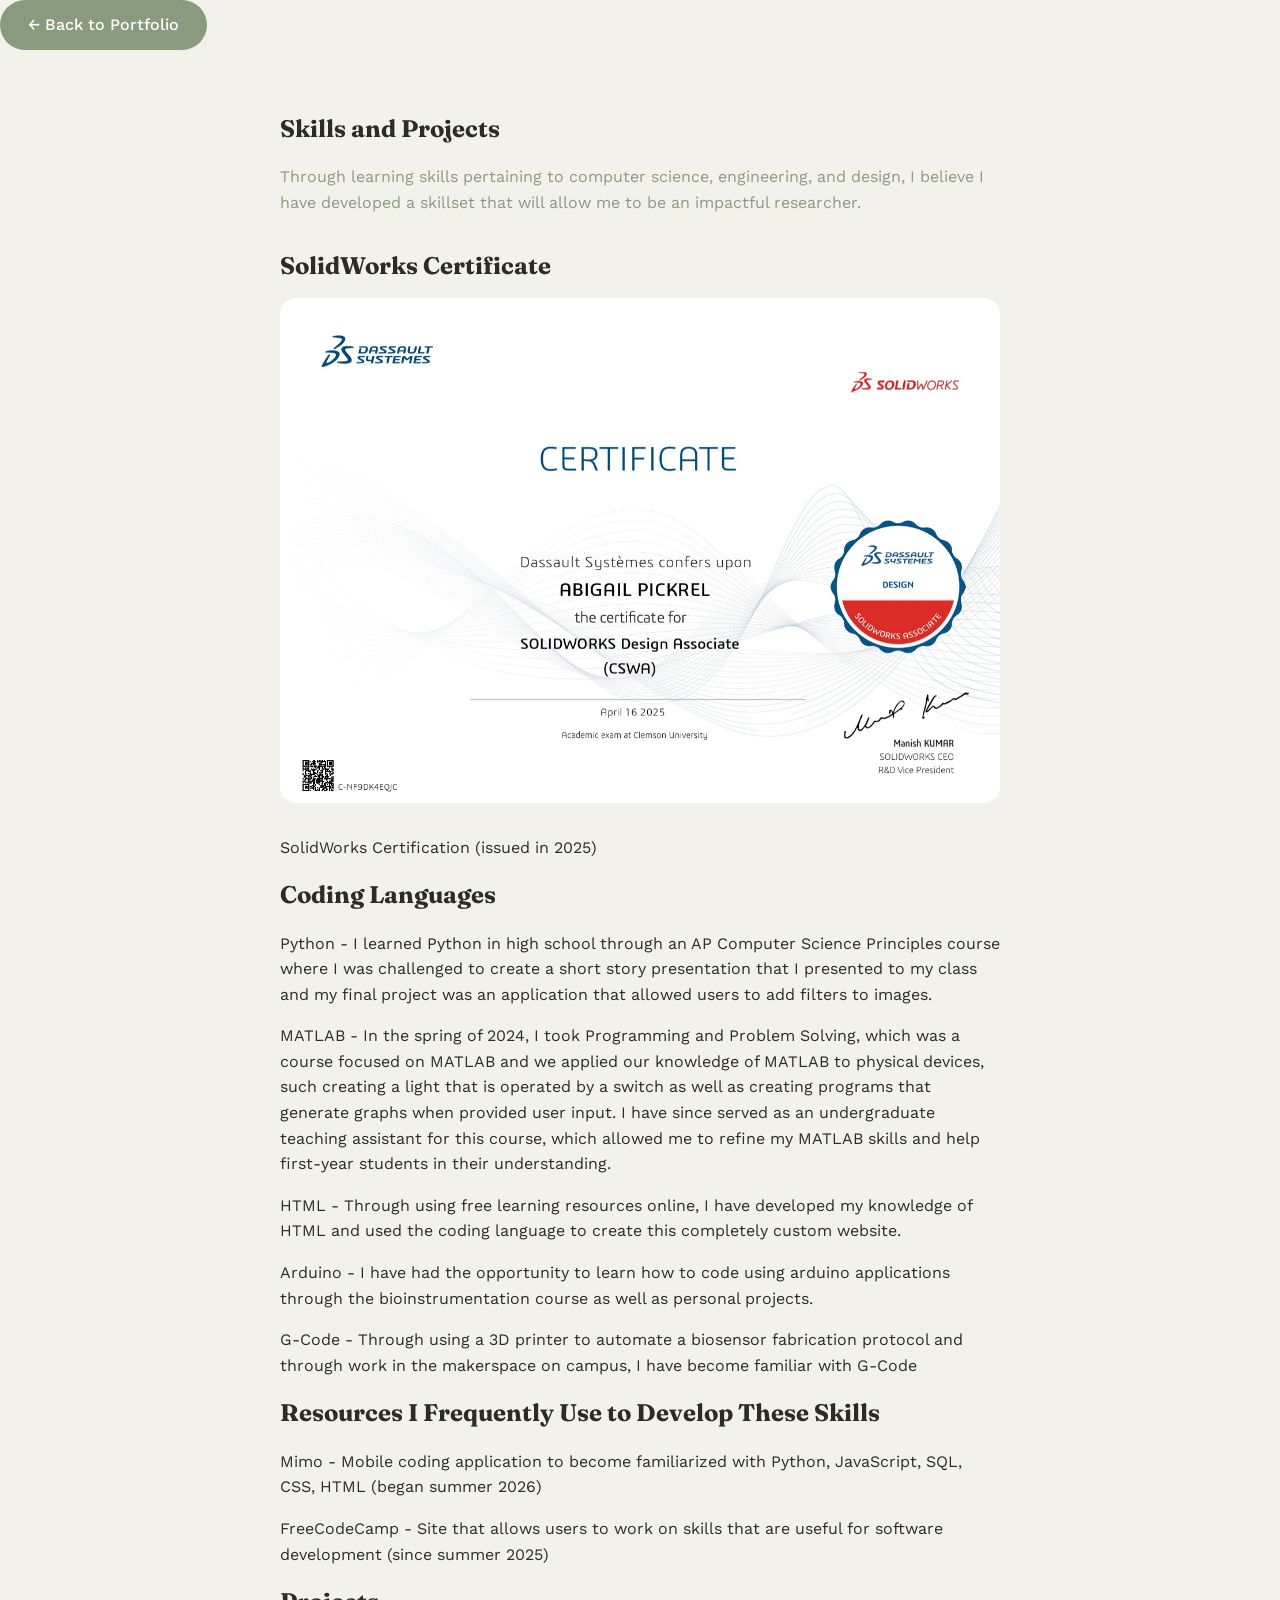
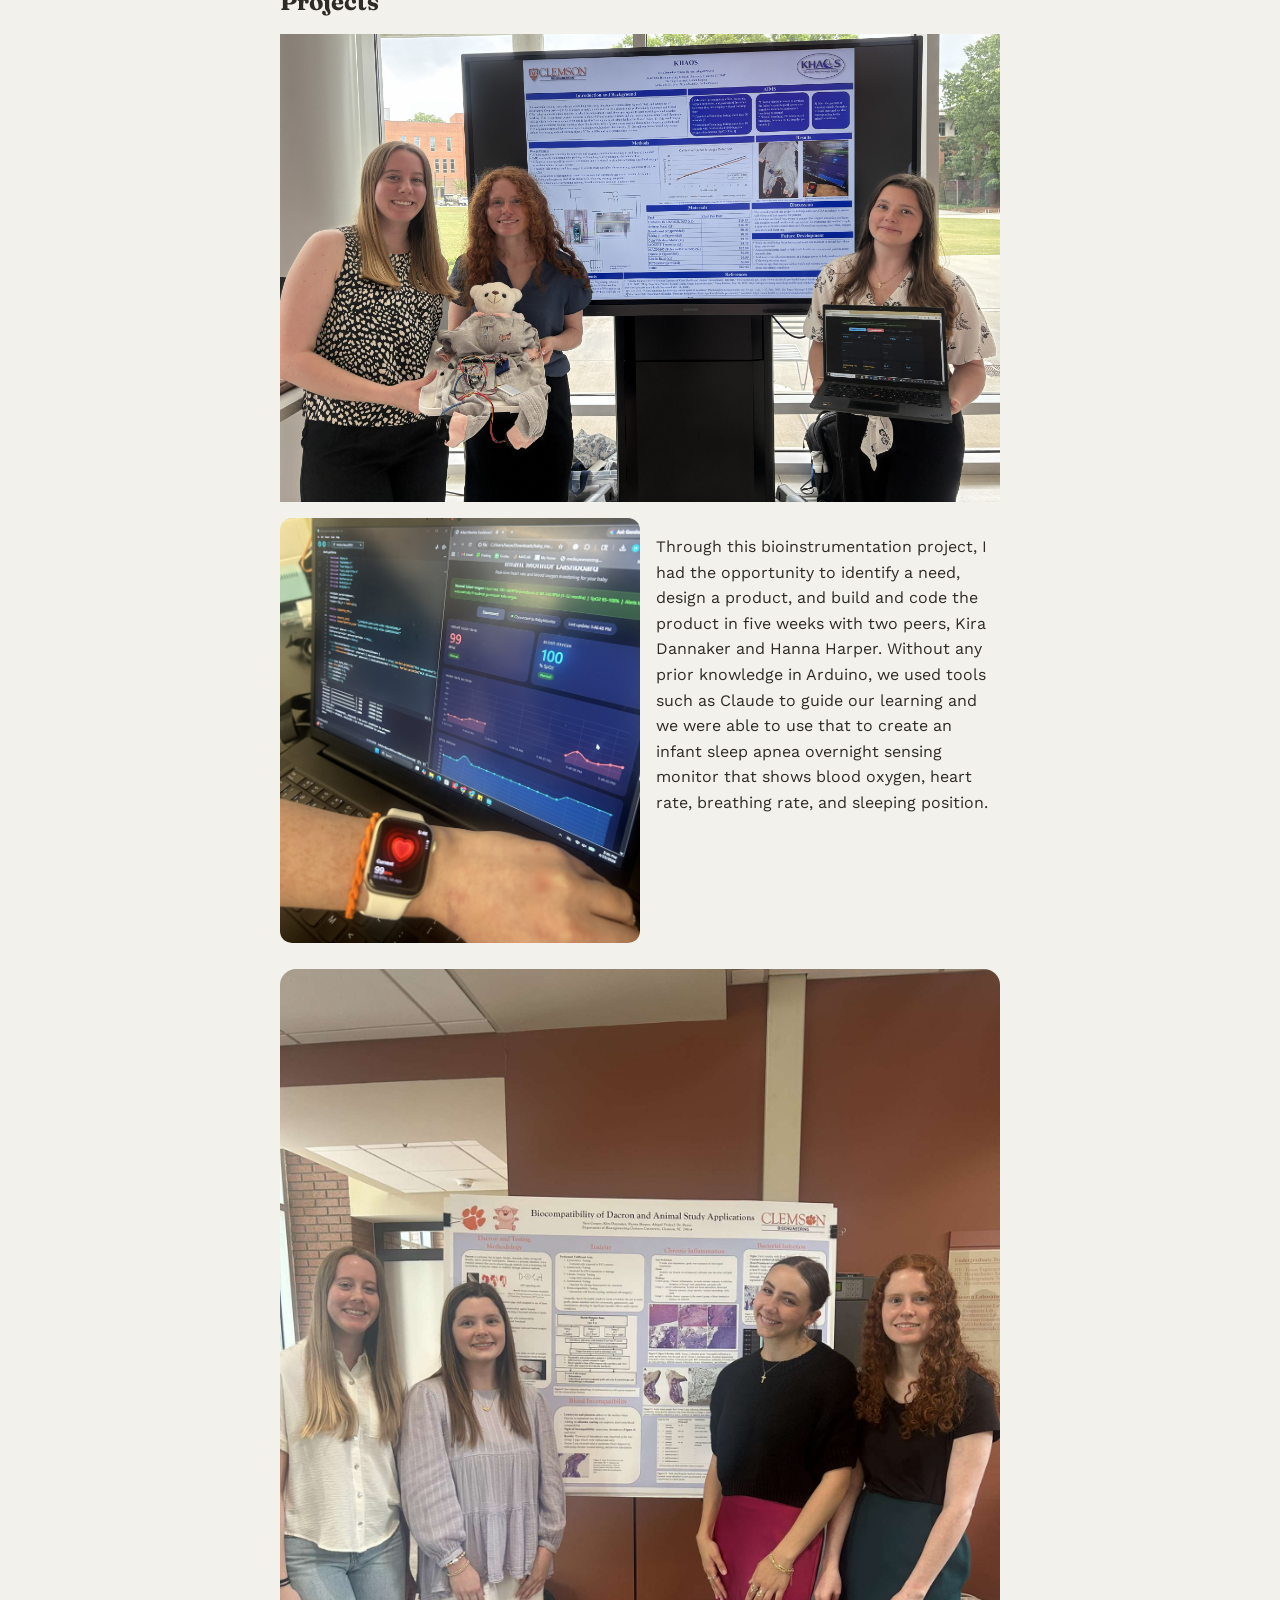
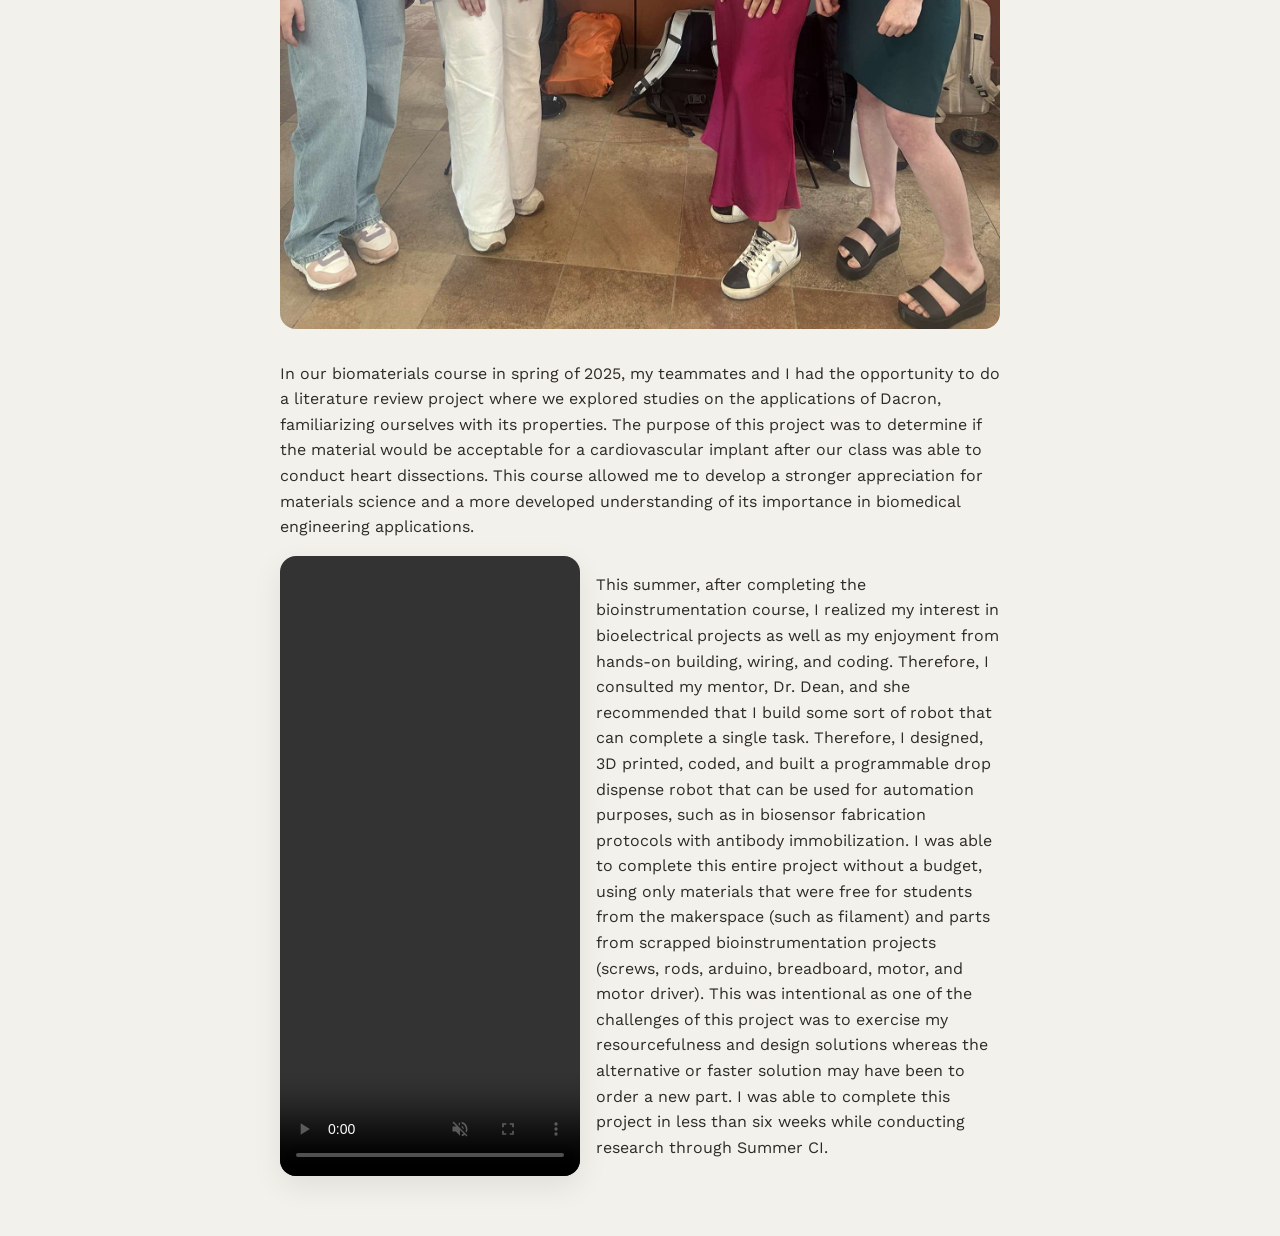
<file: project4.html>
<!DOCTYPE html>
<html lang="en">
<head>
  <meta charset="UTF-8">
  <meta name="viewport" content="width=device-width, initial-scale=1.0">
  <title>Skills and Projects</title>
  <link rel="preconnect" href="https://fonts.googleapis.com">
  <link href="https://fonts.googleapis.com/css2?family=Fraunces:opsz,wght@9..144,400;9..144,600&family=Work+Sans:wght@400;500;600&display=swap" rel="stylesheet">
  <link rel="stylesheet" href="style.css">
</head>
<body>

  <a href="index.html" class="btn">&larr; Back to Portfolio</a>

  <section class="project-detail">
    <h1>Skills and Projects</h1>
    <p class="project-subtitle">Through learning skills pertaining to computer science, engineering, and design, I believe I 
        have developed a skillset that will allow me to be an impactful researcher.
    </p>

    <h2>SolidWorks Certificate</h2>
    <img src="images/solidworks_certificate.jpg" alt="Project One main image" class="detail-image">

    <p>SolidWorks Certification (issued in 2025)</p>
    <h2>Coding Languages</h2>
    <p>Python - I learned Python in high school through an AP Computer Science Principles course where I 
        was challenged to create a short story presentation that I presented to my class and my final project
        was an application that allowed users to add filters to images.
    </p>
    <p>MATLAB - In the spring of 2024, I took Programming and Problem Solving, which was a
        course focused on MATLAB and we applied our knowledge of MATLAB to physical devices, such creating
        a light that is operated by a switch as well as creating programs that generate graphs when provided
        user input. I have since served as an undergraduate teaching assistant for this course, which allowed
        me to refine my MATLAB skills and help first-year students in their understanding.
    </p>
    <p>HTML - Through using free learning resources online, I have developed my knowledge of HTML and used
        the coding  language to create this completely custom website.
    </p>
    <p>Arduino - I have had the opportunity to learn how to code using arduino applications through the bioinstrumentation course as well as personal projects.</p>
    <p>G-Code - Through using a 3D printer to automate a biosensor fabrication protocol and through work in the 
        makerspace on campus, I have become familiar with G-Code
    </p>

    <h2>Resources I Frequently Use to Develop These Skills</h2>
    <p>Mimo - Mobile coding application to become familiarized with Python, JavaScript, SQL, CSS, HTML (began summer 2026)</p>
    <p>FreeCodeCamp - Site that allows users to work on skills that are useful for software development (since summer 2025)</p>

    <h2>Projects</h2>
    <img src="images/project_img1.jpg" alt="Detail shot one">

    <div class="image-pair">
    <img src="images/project_img2.jpg" alt="Detail shot two">
    <p>Through this bioinstrumentation project, I had the opportunity to identify a need, design a product, and build and code the product in five weeks
        with two peers, Kira Dannaker and Hanna Harper.
        Without any prior knowledge in Arduino, we used tools such as Claude to guide our learning and we were able to use that
        to create an infant sleep apnea overnight sensing monitor that shows blood oxygen, heart rate, breathing rate, and sleeping position.
    </p>
</div>
<br>
    <img src="images/IMG_6679.JPG" alt="Project One main image" class="detail-image">
<p>In our biomaterials course in spring of 2025, my teammates and I had the opportunity to do a literature review project
    where we explored studies on the applications of Dacron, familiarizing ourselves with its properties. 
    The purpose of this project was to determine if the material would be acceptable for a cardiovascular implant
    after our class was able to conduct heart dissections. This course allowed me to develop
    a stronger appreciation for materials science and a more developed understanding of its importance
    in biomedical engineering applications.
</p>
<div class="image-pair">
<video controls muted loop playsinline class="project-video">
  <source src="images/Img 1542.mp4" type="video/mp4">
  Your browser does not support video playback.
</video>

<p>This summer, after completing the bioinstrumentation course, I realized my interest in bioelectrical projects 
    as well as my enjoyment from hands-on building, wiring, and coding. Therefore, I consulted my mentor, Dr. Dean,
    and she recommended that I build some sort of robot that can complete a single task. Therefore, I designed, 3D printed, coded,
    and built a programmable drop dispense robot that can be used for automation purposes, such as in biosensor
    fabrication protocols with antibody immobilization. I was able to complete this entire project without a budget,
    using only materials that were free for students from the makerspace (such as filament) and parts from scrapped
    bioinstrumentation projects (screws, rods, arduino, breadboard, motor, and motor driver). This was intentional as
    one of the challenges of this project was to exercise my resourcefulness and design solutions whereas the alternative
    or faster solution may have been to order a new part. I was able to complete this project in less than six weeks while
    conducting research through Summer CI.
</p>
</div>    

  </section>

</body>
</html>
</file>
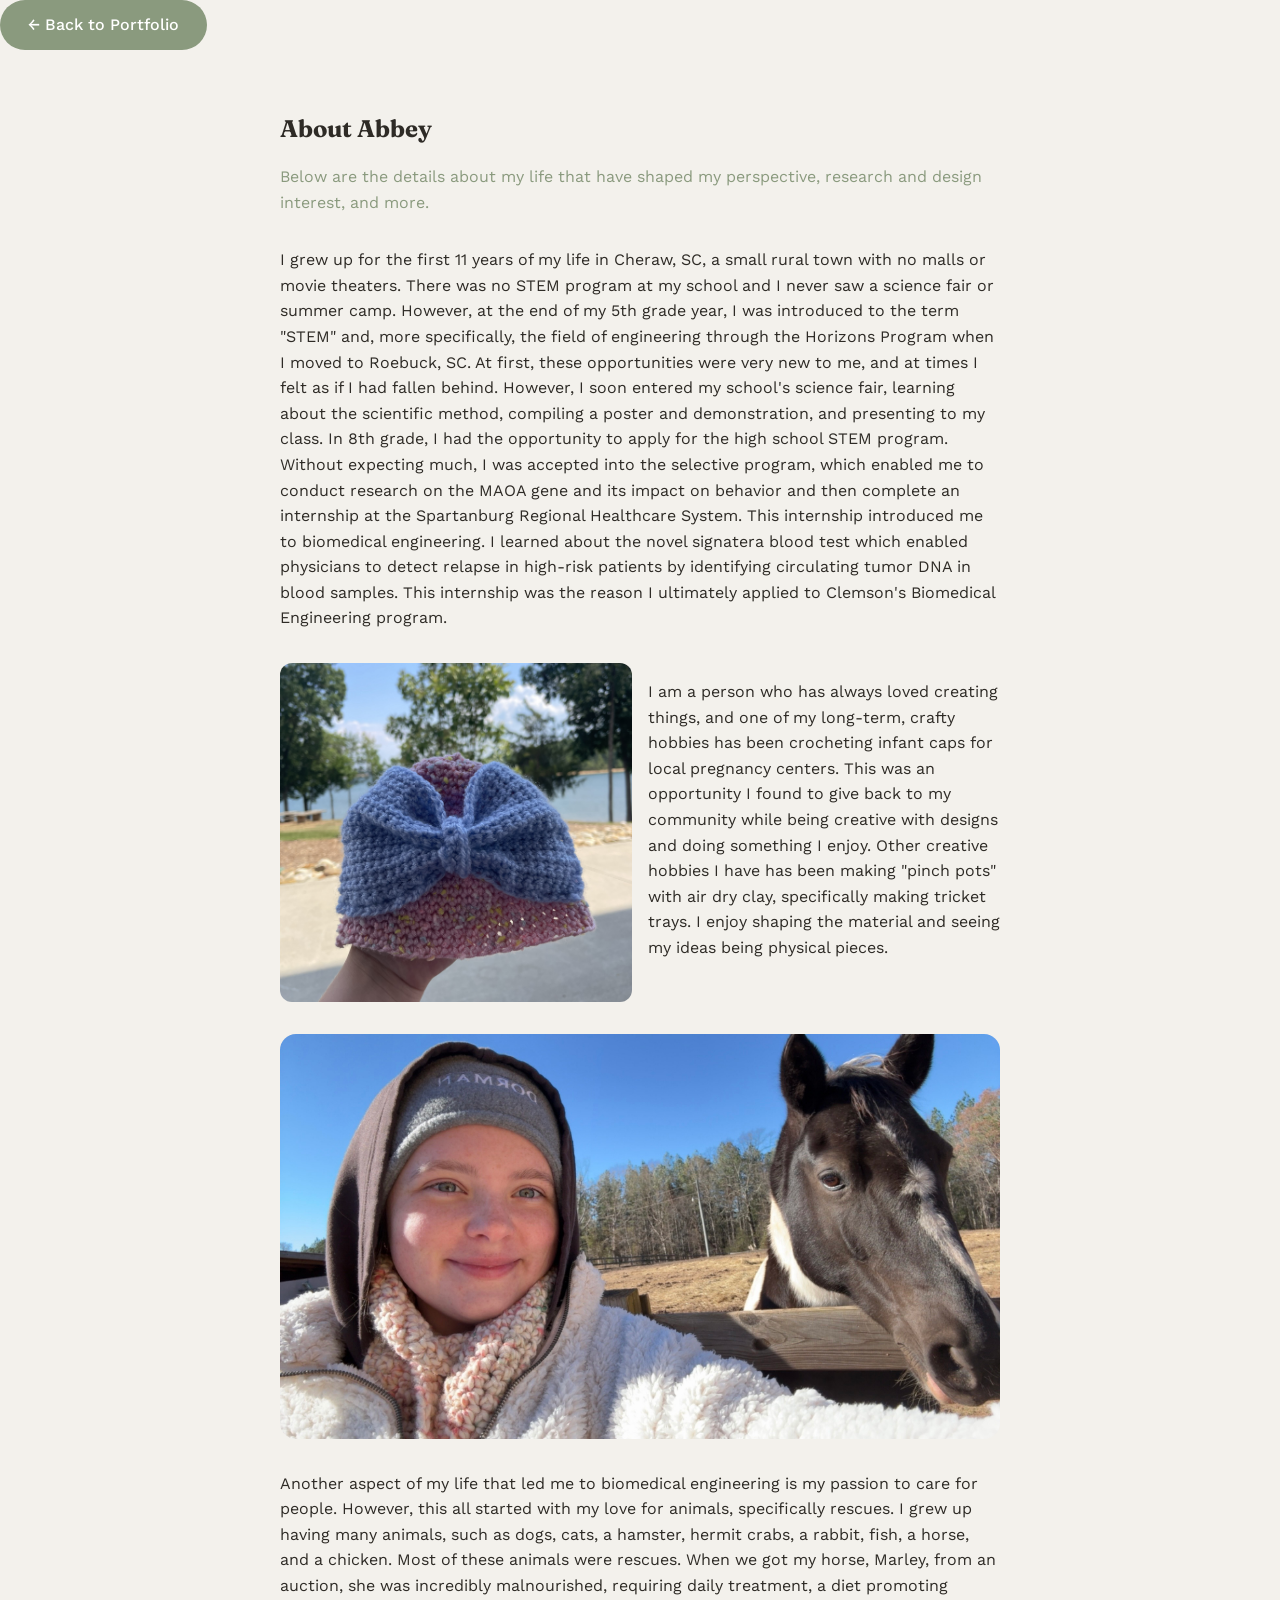
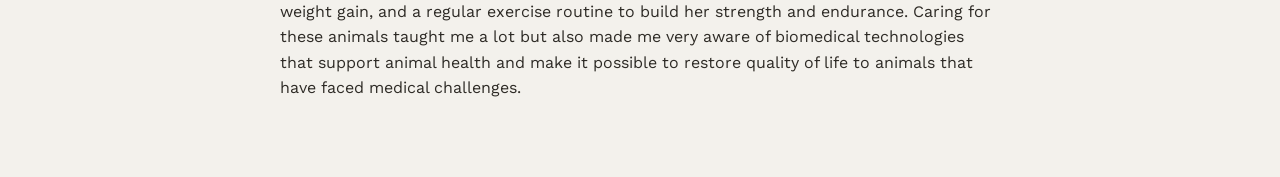
<file: project5.html>
<!DOCTYPE html>
<html lang="en">
<head>
  <meta charset="UTF-8">
  <meta name="viewport" content="width=device-width, initial-scale=1.0">
  <title>About Me</title>
  <link rel="preconnect" href="https://fonts.googleapis.com">
  <link href="https://fonts.googleapis.com/css2?family=Fraunces:opsz,wght@9..144,400;9..144,600&family=Work+Sans:wght@400;500;600&display=swap" rel="stylesheet">
  <link rel="stylesheet" href="style.css">
</head>
<body>

  <a href="index.html" class="btn">&larr; Back to Portfolio</a>

  <section class="project-detail">
    <h1>About Abbey</h1>
    <p class="project-subtitle">Below are the details about my life that have shaped my
        perspective, research and design interest, and more.
    </p>
   
    <p>I grew up for the first 11 years of my life in Cheraw, SC, a small rural town with no malls or 
    movie theaters. There was no STEM program at my school and I never saw a science fair or summer camp. However,
    at the end of my 5th grade year, I was introduced to the term "STEM" and, more specifically,
    the field of engineering through the Horizons Program when I moved to Roebuck, SC. At first, these opportunities
    were very new to me, and at times I felt as if I had fallen behind. However, I soon entered my school's science fair,
    learning about the scientific method, compiling a poster and demonstration, and presenting to my class.
    In 8th grade, I had the opportunity to apply for the high school STEM program. Without expecting much,
    I was accepted into the selective program, which enabled me to conduct research on the MAOA gene and its impact on
    behavior and then complete an internship at the Spartanburg Regional Healthcare System. This internship
    introduced me to biomedical engineering. I learned about the novel signatera blood test which enabled physicians 
    to detect relapse in high-risk patients by identifying circulating tumor DNA in blood samples.
    This internship was the reason I ultimately applied to Clemson's Biomedical Engineering program.
</p>
    <div class="detail-gallery">

    <img src="images/crochet_img.jpg" alt="Project One main image" class="detail-image">
    <p>I am a person who has always loved creating things, and one of my long-term, crafty hobbies has been crocheting
        infant caps for local pregnancy centers. This was an opportunity I found to give back to my community 
        while being creative with designs and doing something I enjoy. Other creative hobbies I have has been
        making "pinch pots" with air dry clay, specifically making tricket trays. I enjoy shaping the material
        and seeing my ideas being physical pieces.
    </p>
    </div>
    
    <img src="images/IMG_8683.jpg" alt="Project One main image" class="detail-image">
    <p>Another aspect of my life that led me to biomedical engineering is my passion to care for people. 
        However, this all started with my love for animals, specifically rescues. I grew up having many animals,
        such as dogs, cats, a hamster, hermit crabs, a rabbit, fish, a horse, and a chicken. Most of these 
        animals were rescues. When we got my horse, Marley, from an auction, she was 
        incredibly malnourished, requiring daily treatment, a diet promoting weight gain, and a regular exercise 
        routine to build her strength and endurance. Caring for these animals taught me a lot but also made me very aware of biomedical technologies
        that support animal health and make it possible to restore quality of life to animals that have faced
        medical challenges.
    </p>
   


  </section>

</body>
</html>
</file>
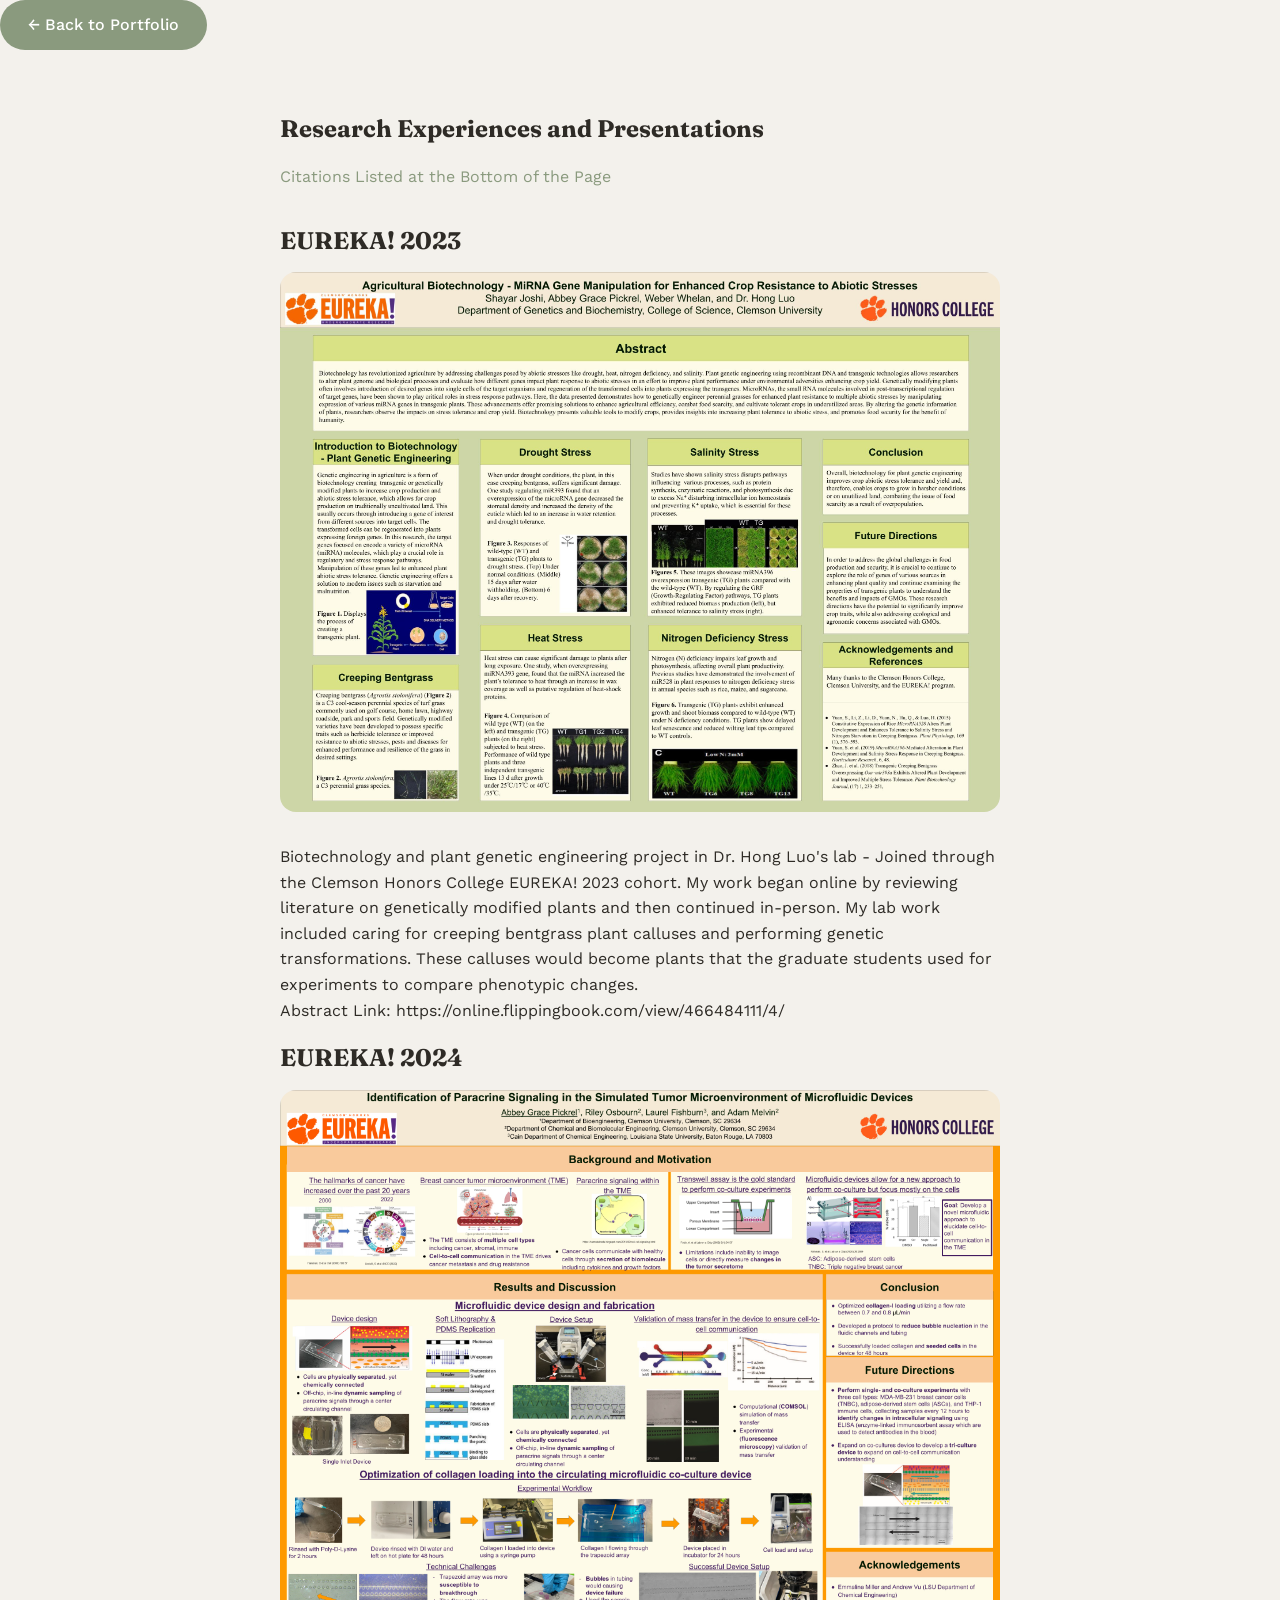
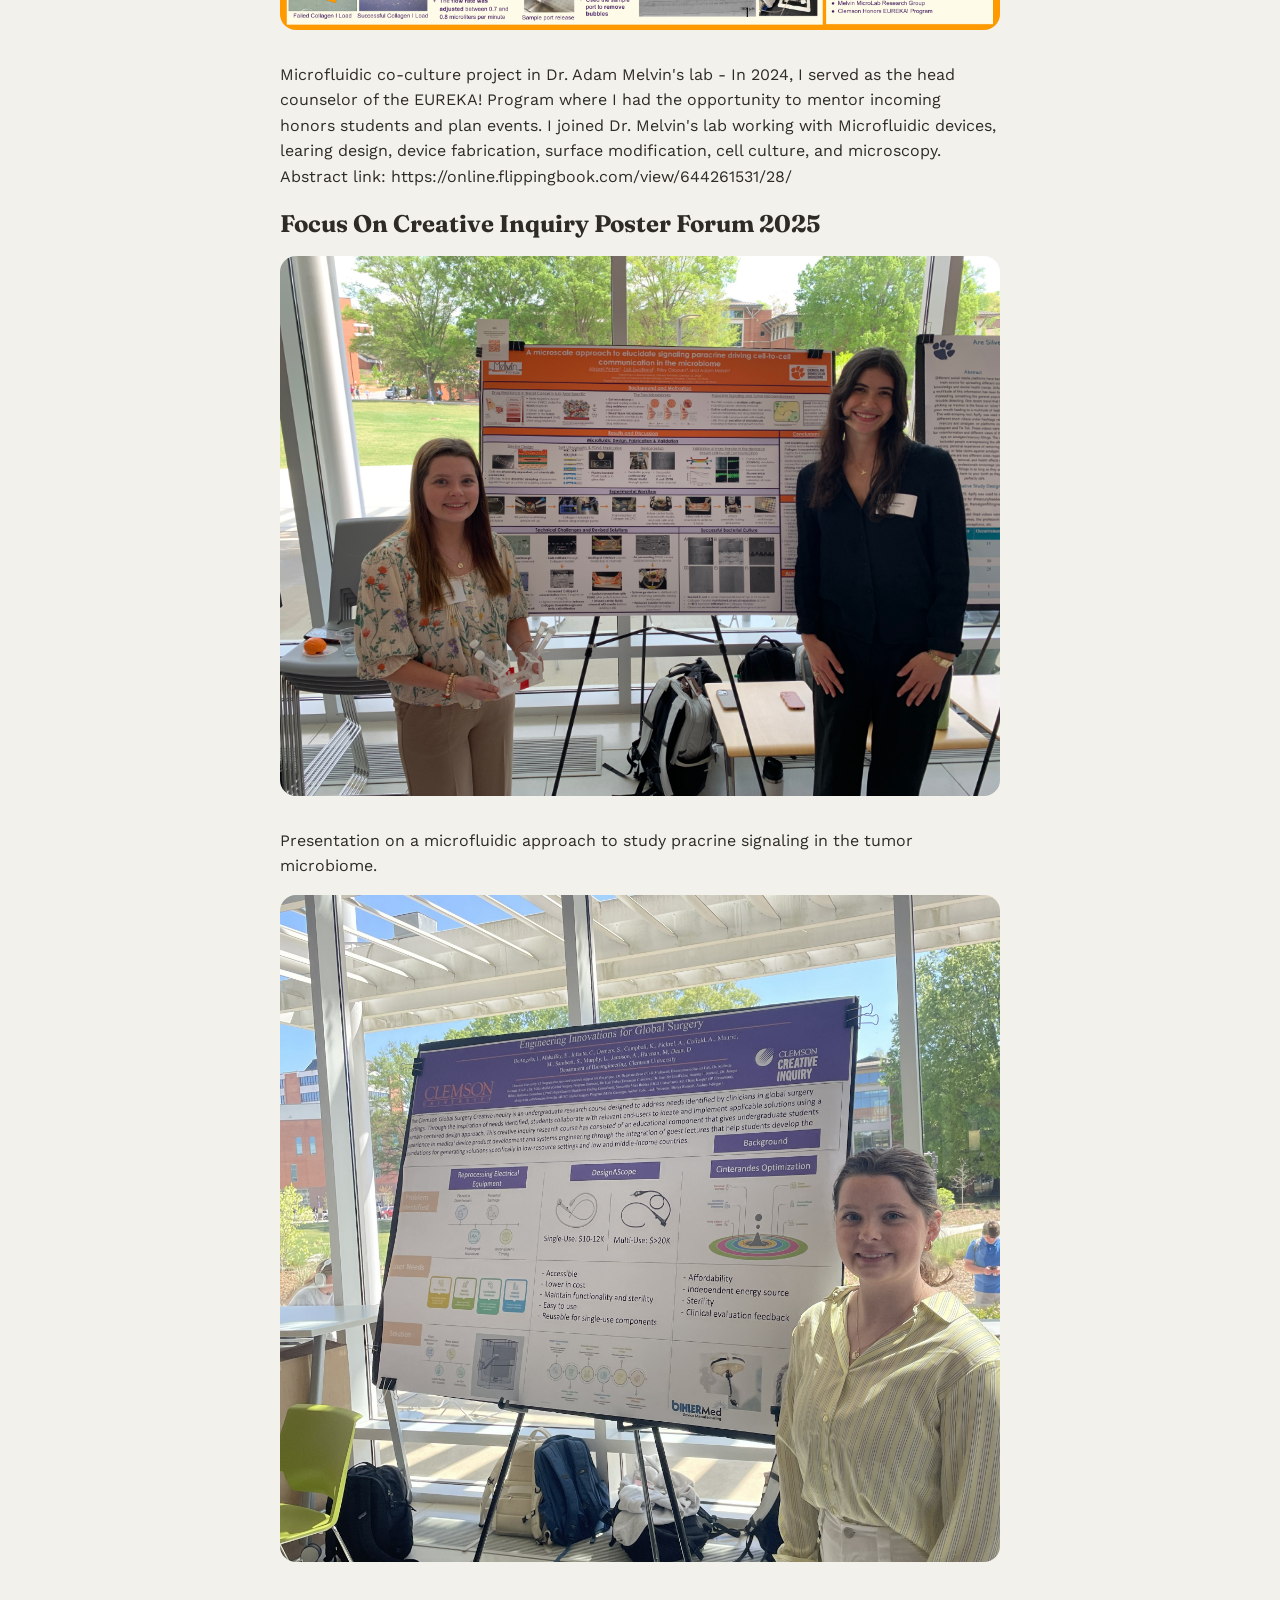
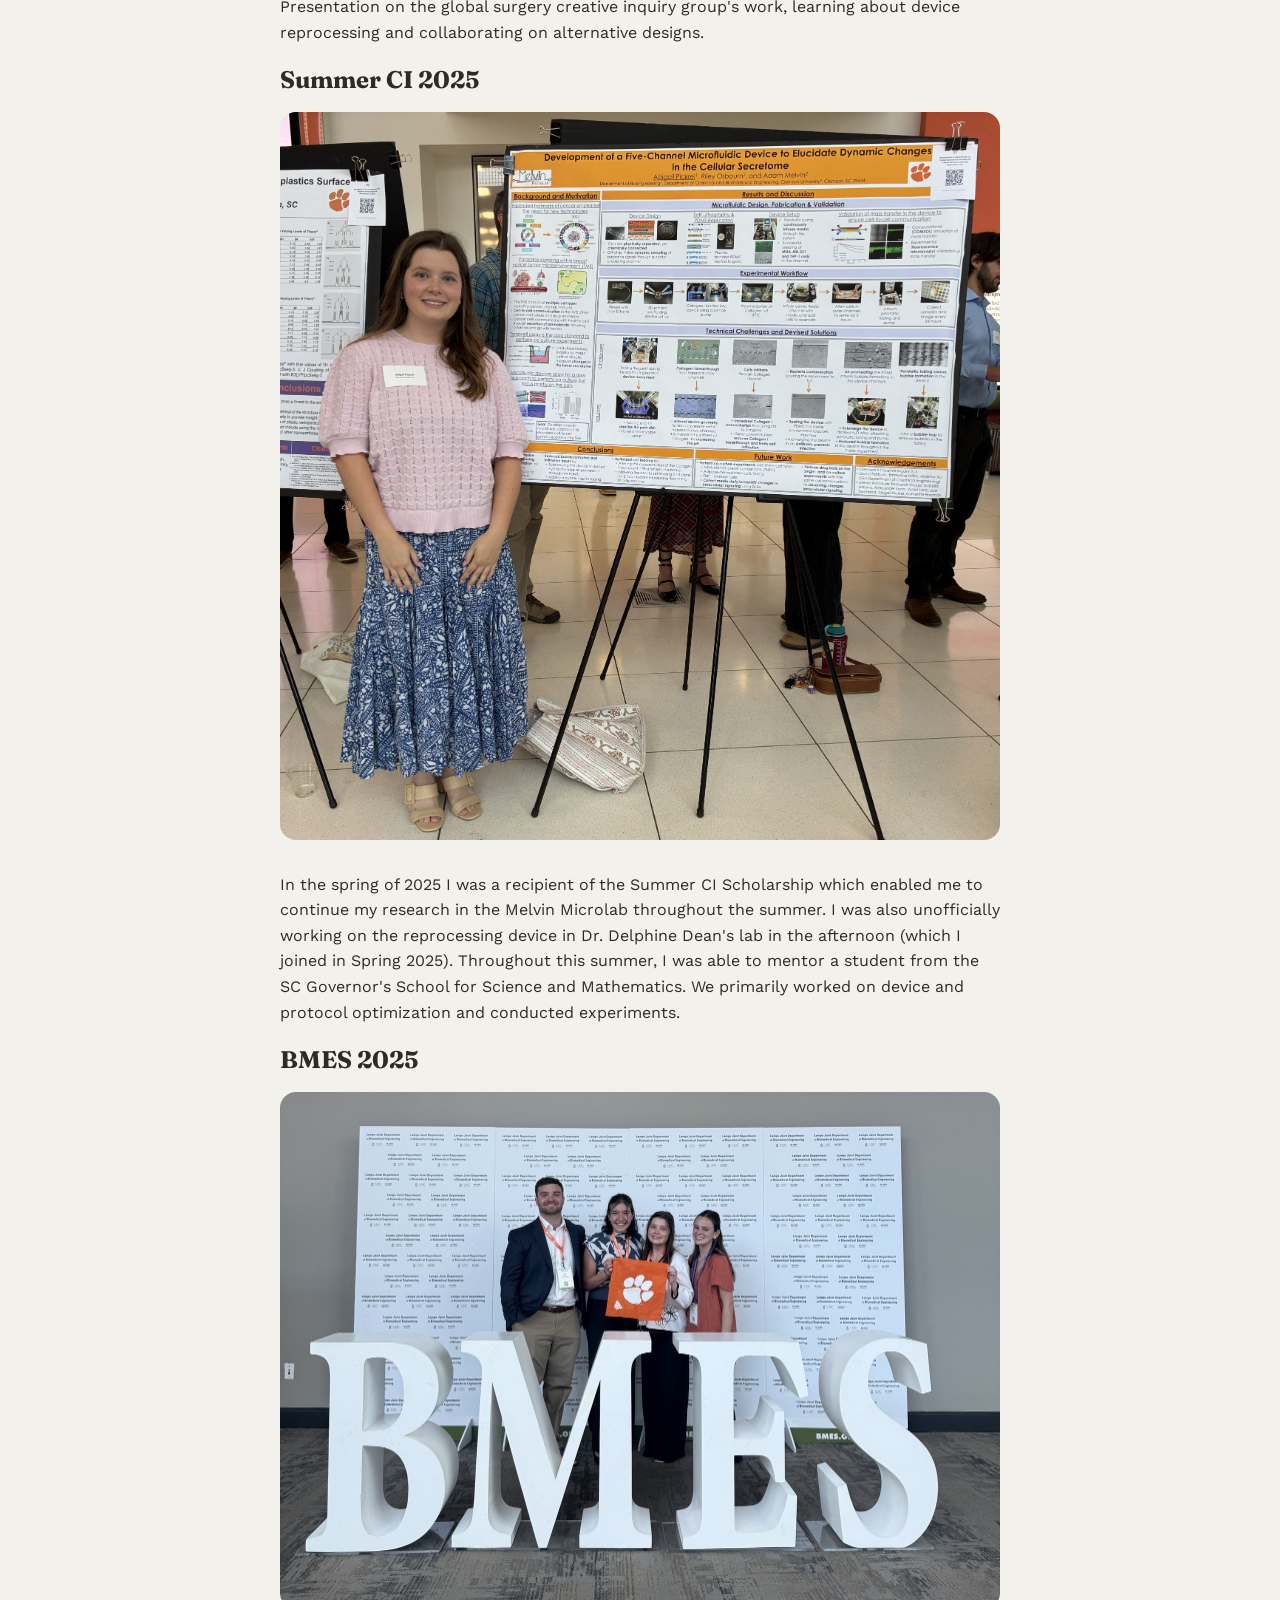
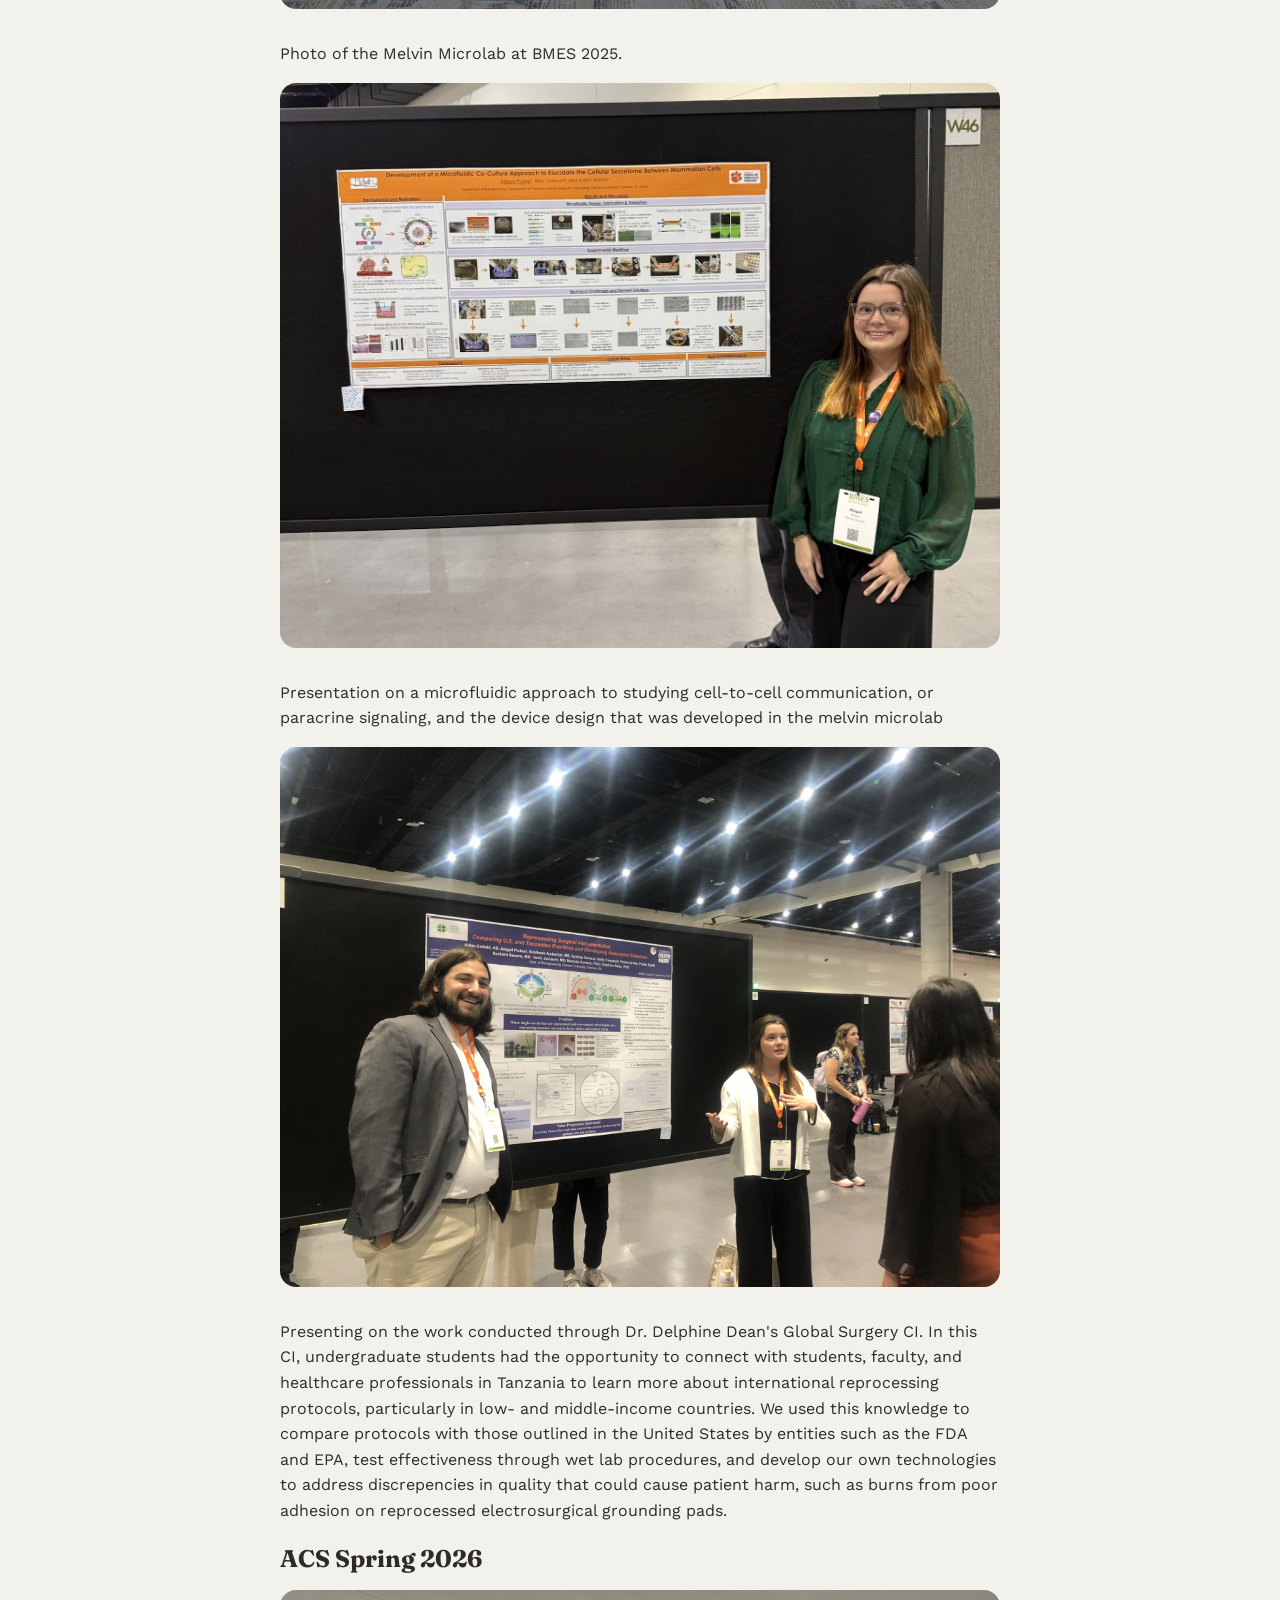
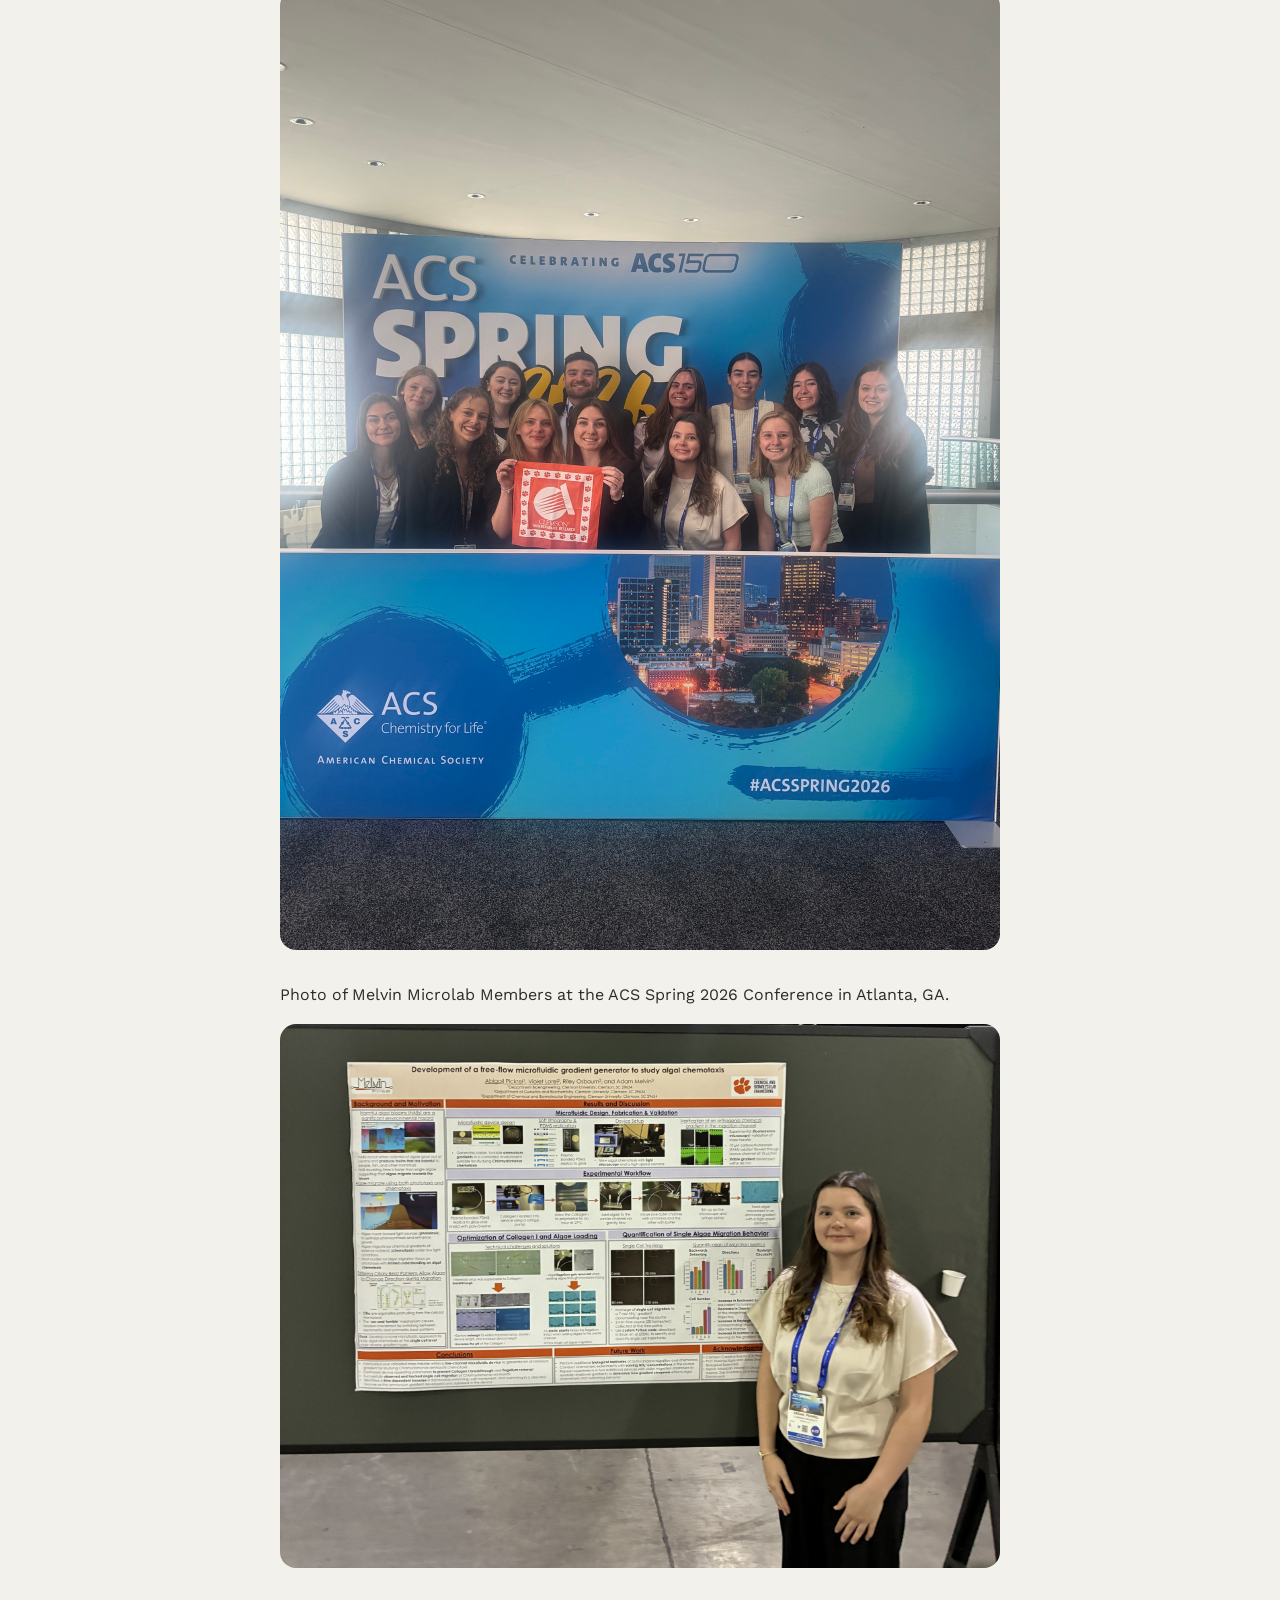
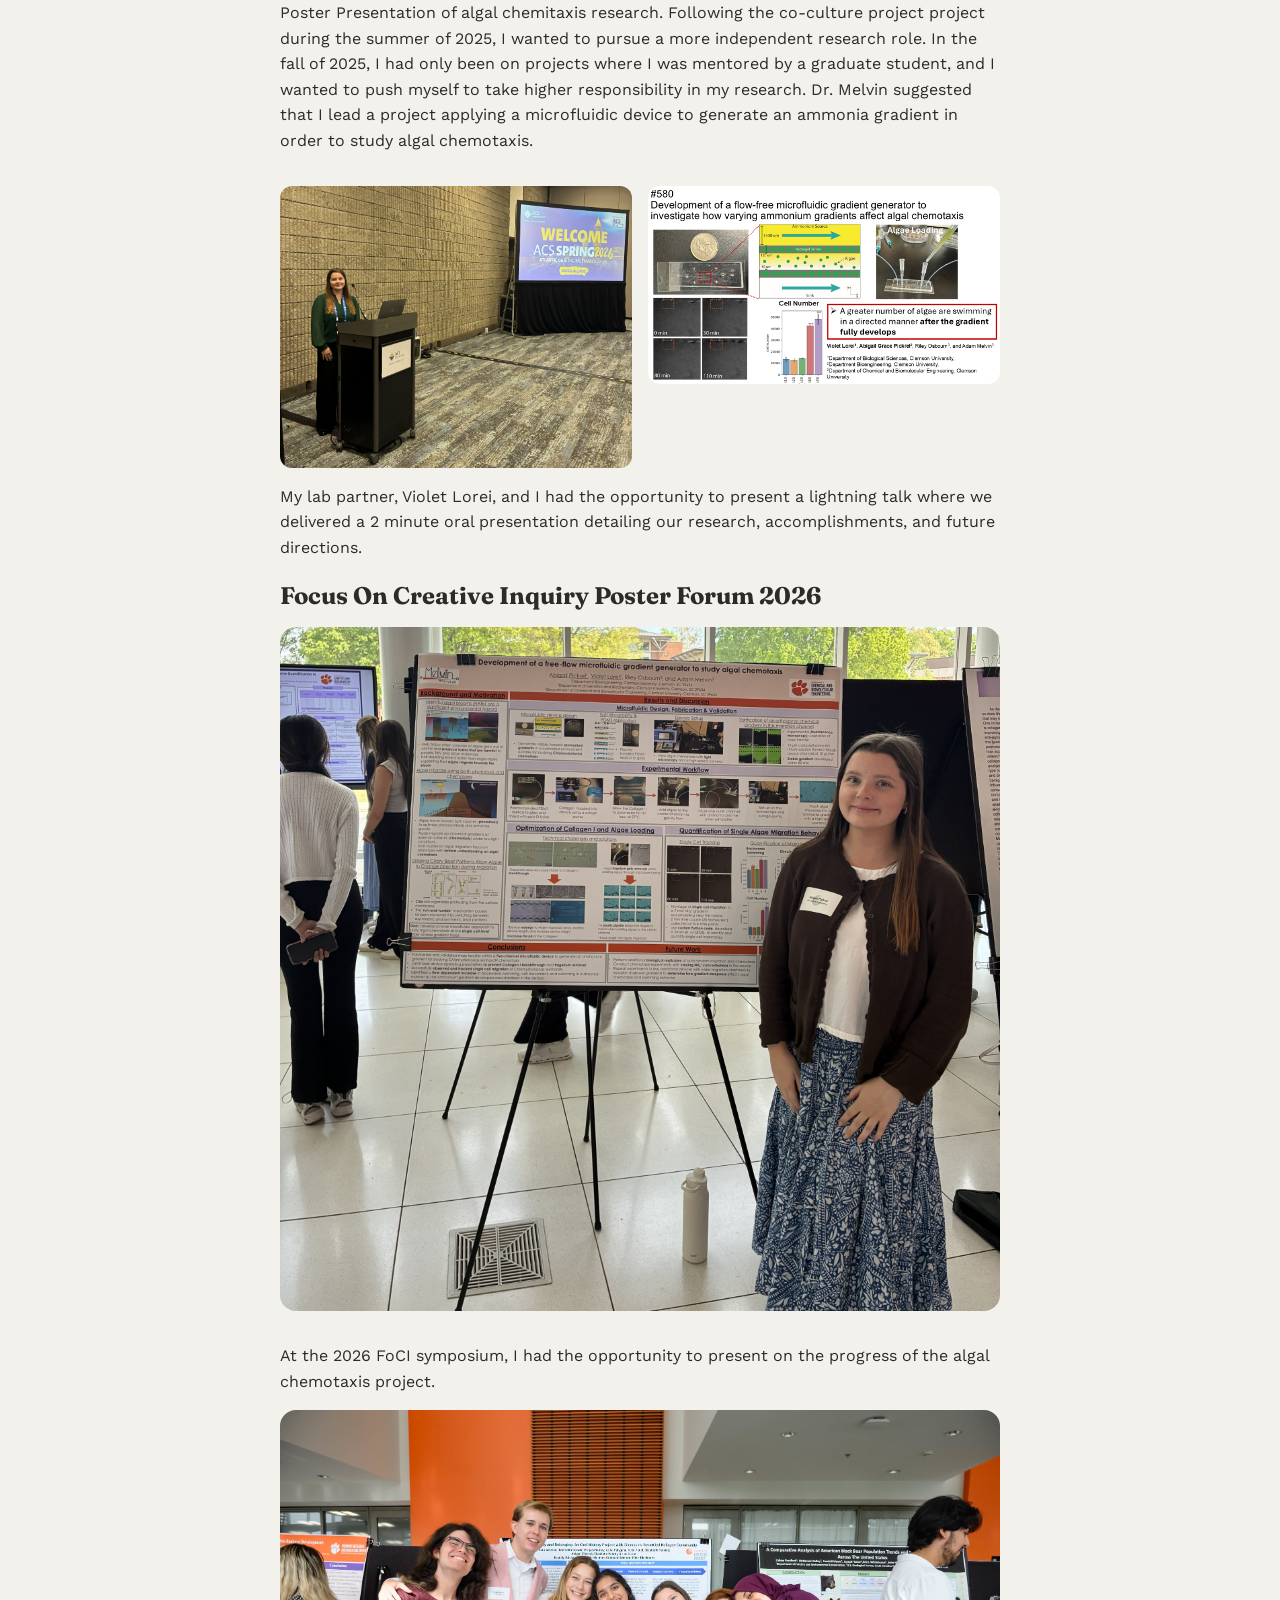
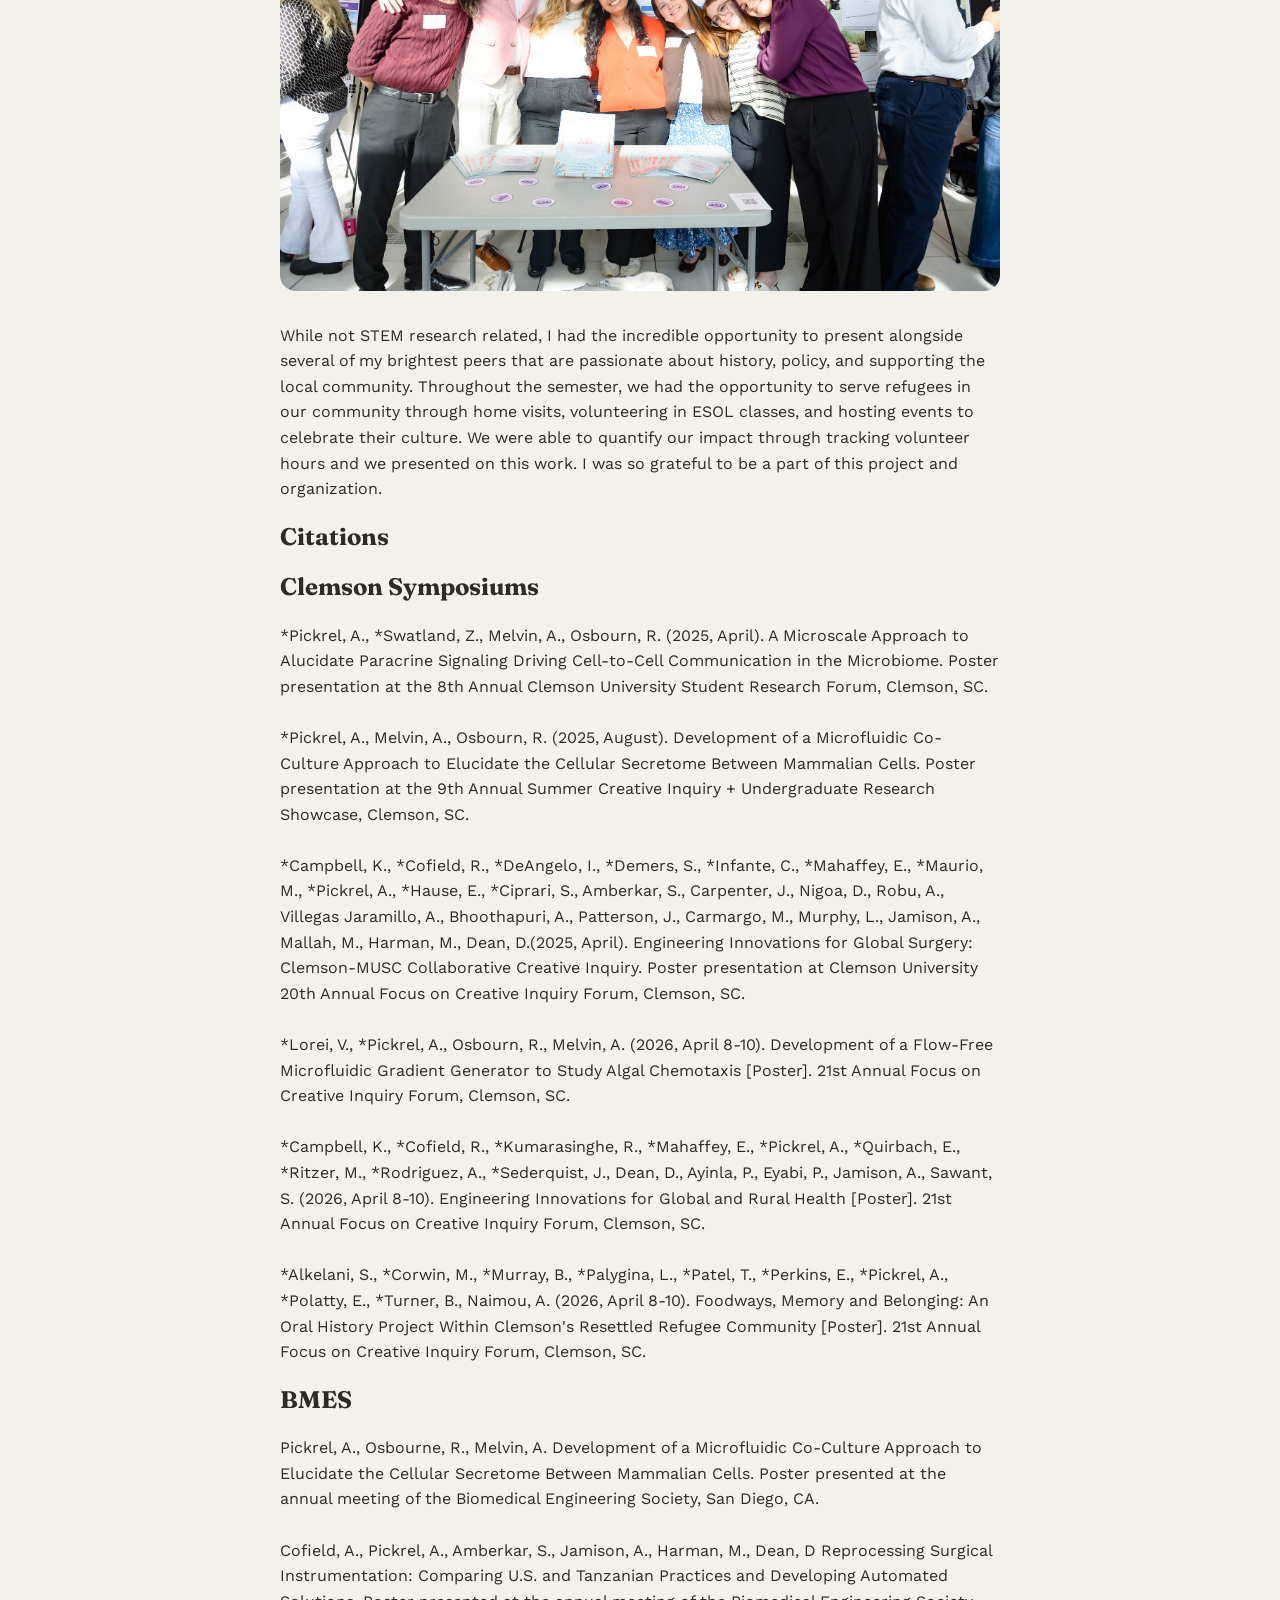
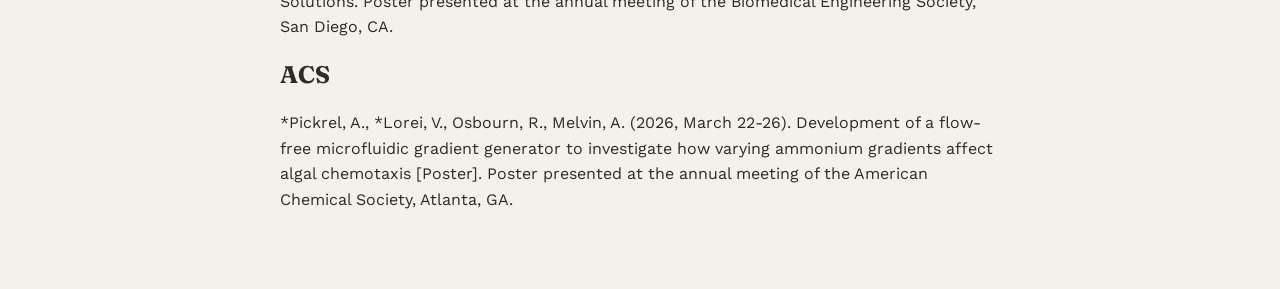
<file: Clone_repository/project1.html>
<!DOCTYPE html>
<html lang="en">
<head>
  <meta charset="UTF-8">
  <meta name="viewport" content="width=device-width, initial-scale=1.0">
  <title>Project Title One — Abigail Pickrel</title>
  <link rel="preconnect" href="https://fonts.googleapis.com">
  <link href="https://fonts.googleapis.com/css2?family=Fraunces:opsz,wght@9..144,400;9..144,600&family=Work+Sans:wght@400;500;600&display=swap" rel="stylesheet">
  <link rel="stylesheet" href="style.css">
</head>
<body>

  <a href="index.html" class="btn">&larr; Back to Portfolio</a>

  <section class="project-detail">
    <h1>Research Experiences and Presentations</h1>
    <p class="project-subtitle">Citations Listed at the Bottom of the Page</p>
<h2>EUREKA! 2023</h2>
    <img src="images/EUREKA Poster - Abigail Pickrel.jpg" alt="Project One main image" class="detail-image">

    <p>Biotechnology and plant genetic engineering project in Dr. Hong Luo's lab - Joined through the Clemson Honors College EUREKA! 2023 cohort.
        My work began online by reviewing literature on genetically modified plants and then continued in-person. 
        My lab work included caring for creeping bentgrass plant calluses and performing genetic transformations. These calluses would 
        become plants that the graduate students used for experiments to compare phenotypic changes.
        <br>Abstract Link: https://online.flippingbook.com/view/466484111/4/
    </p>
<h2>EUREKA! 2024</h2>
    <img src="images/EUREKA Poster 2024 - Abbey Grace.jpg" alt="Project One main image" class="detail-image">

    <p>Microfluidic co-culture project in Dr. Adam Melvin's lab - In 2024, I served as the head counselor of the 
        EUREKA! Program where I had the opportunity to mentor incoming honors students
        and plan events. I joined Dr. Melvin's lab working with Microfluidic devices, learing design,
        device fabrication, surface modification, cell culture, and microscopy.
        <br>Abstract link: https://online.flippingbook.com/view/644261531/28/
    </p>
   <h2>Focus On Creative Inquiry Poster Forum 2025</h2>
    <img src="images/IMG_6583 (1).JPG" alt="Project One main image" class="detail-image">
    <p>Presentation on a microfluidic approach to study pracrine signaling in the tumor microbiome.</p>

    <img src="images/IMG_6561 (3).jpg" alt="Project One main image" class="detail-image">
    <p>Presentation on the global surgery creative inquiry group's work, learning about 
        device reprocessing and collaborating on alternative designs.
    </p>
    <h2>Summer CI 2025</h2>
    <img src="images/IMG_7036 (2).jpg" alt="Project One main image" class="detail-image">
    <p>In the spring of 2025 I was a recipient of the Summer CI Scholarship which
        enabled me to continue my research in the Melvin Microlab throughout the 
        summer. I was also unofficially working on the reprocessing device in Dr.
        Delphine Dean's lab in the afternoon (which I joined in Spring 2025). 
        Throughout this summer, I was able to mentor a student from the SC 
        Governor's School for Science and Mathematics. We primarily worked on device
        and protocol optimization and conducted experiments.
        </p>

    <h2>BMES 2025</h2> 
    <img src="images/BMES_img1.JPG" alt="Project One main image" class="detail-image">
    <p>Photo of the Melvin Microlab at BMES 2025.</p>
    <img src="images/bmes_photo2.jpg" alt="Project One main image" class="detail-image">
    <p>Presentation on a microfluidic approach to studying cell-to-cell communication,
        or paracrine signaling, and the device design that was developed in the melvin microlab
    </p>
    <img src="images/BMES_image2.jpg" alt="Project One main image" class="detail-image">
    <p>Presenting on the work conducted through Dr. Delphine Dean's Global Surgery CI.
        In this CI, undergraduate students had the opportunity to connect with students,
        faculty, and healthcare professionals in Tanzania to learn more about international
        reprocessing protocols, particularly in low- and middle-income countries. We used
        this knowledge to compare protocols with those outlined in the United States by
        entities such as the FDA and EPA, test effectiveness through wet lab procedures,
        and develop our own technologies to address discrepencies in quality that could 
        cause patient harm, such as burns from poor adhesion on reprocessed electrosurgical 
        grounding pads.
    </p>
        
    <h2>ACS Spring 2026</h2>
    <img src="images/IMG_9964.JPG" alt="Project One main image" class="detail-image">
    <p>Photo of Melvin Microlab Members at the ACS Spring 2026 Conference in Atlanta, GA.</p>
    <img src="images/ACS Photo 2.jpg" alt="Project One main image" class="detail-image">
    <p>Poster Presentation of algal chemitaxis research. Following the co-culture project project during the summer of 2025, 
        I wanted to pursue a more independent research role. In the fall of 2025, I had only been on projects where I was 
        mentored by a graduate student, and I wanted to push myself to take higher responsibility in my research. Dr. Melvin
        suggested that I lead a project applying a microfluidic device to generate an ammonia gradient in order to study 
        algal chemotaxis. 
   </p>
    <div class="detail-gallery">
      <img src="images/ACS img 3.jpg" alt="Project One detail shot">
      <img src="images/Algae ACS Lightning-AM (1).jpg" alt="Project One detail shot two">
       </div>
    <p>My lab partner, Violet Lorei, and I had the opportunity to present a lightning talk where we delivered a 2 minute oral 
        presentation detailing our research, accomplishments, and future directions.
    </p>
    <h2>Focus On Creative Inquiry Poster Forum 2026</h2>
    <img src="images/foci 2026 img 1.jpg" alt="Project One main image" class="detail-image">
    <p>At the 2026 FoCI symposium, I had the opportunity to present on the progress of the algal chemotaxis project.</p>
    <img src="images/IMG_9653 (1).jpeg" alt="Project One main image" class="detail-image">
    <p>While not STEM research related, I had the incredible opportunity to present alongside several of my brightest peers
        that are passionate about history, policy, and supporting the local community. Throughout the semester, we had the 
        opportunity to serve refugees in our community through home visits, volunteering in ESOL classes, and hosting events
        to celebrate their culture. We were able to quantify our impact through tracking volunteer hours and we presented 
        on this work. I was so grateful to be a part of this project and organization.
    </p>
<h1>Citations</h1>
<h2>Clemson Symposiums</h2>
<p>*Pickrel, A., *Swatland, Z., Melvin, A., Osbourn, R. (2025, April). A Microscale Approach to Alucidate Paracrine Signaling Driving Cell-to-Cell Communication in the Microbiome. Poster presentation at the 8th Annual Clemson University Student Research Forum, Clemson, SC. 

<br><br>*Pickrel, A., Melvin, A., Osbourn, R. (2025, August). Development of a Microfluidic Co-Culture Approach to Elucidate the Cellular Secretome Between Mammalian Cells. Poster presentation at the 9th Annual Summer Creative Inquiry + Undergraduate Research Showcase, Clemson, SC.

<br><br>*Campbell, K., *Cofield, R., *DeAngelo, I., *Demers, S., *Infante, C., *Mahaffey, E., *Maurio, M., *Pickrel, A., *Hause, E., *Ciprari, S., Amberkar, S., Carpenter, J., Nigoa, D., Robu, A., Villegas Jaramillo, A., Bhoothapuri, A., Patterson, J., Carmargo, M., Murphy, L., Jamison, A., Mallah, M., Harman, M., Dean, D.(2025, April). Engineering Innovations for Global Surgery: Clemson-MUSC Collaborative Creative Inquiry. Poster presentation at Clemson University 20th Annual Focus on Creative Inquiry Forum, Clemson, SC.

<br><br>*Lorei, V., *Pickrel, A., Osbourn, R., Melvin, A. (2026, April 8-10). Development of a Flow-Free Microfluidic Gradient Generator to Study Algal Chemotaxis [Poster]. 21st Annual Focus on Creative Inquiry Forum, Clemson, SC. 

<br><br>*Campbell, K., *Cofield, R., *Kumarasinghe, R., *Mahaffey, E., *Pickrel, A., *Quirbach, E., *Ritzer, M., *Rodriguez, A., *Sederquist, J., Dean, D., Ayinla, P., Eyabi, P., Jamison, A., Sawant, S. (2026, April 8-10). Engineering Innovations for Global and Rural Health [Poster]. 21st Annual Focus on Creative Inquiry Forum, Clemson, SC. 

<br><br>*Alkelani, S., *Corwin, M., *Murray, B., *Palygina, L., *Patel, T., *Perkins, E., *Pickrel, A., *Polatty, E., *Turner, B., Naimou, A. (2026, April 8-10). Foodways, Memory and Belonging: An Oral History Project Within Clemson's Resettled Refugee Community [Poster]. 21st Annual Focus on Creative Inquiry Forum, Clemson, SC. 

</p><h2>BMES</h2>
<p>Pickrel, A., Osbourne, R., Melvin, A. Development of a Microfluidic Co-Culture Approach to Elucidate the Cellular Secretome Between Mammalian Cells. Poster presented at the annual meeting of the Biomedical Engineering Society, San Diego, CA.  

<br><br>Cofield, A., Pickrel, A., Amberkar, S., Jamison, A., Harman, M., Dean, D Reprocessing Surgical Instrumentation: Comparing U.S. and Tanzanian Practices and Developing Automated Solutions. Poster presented at the annual meeting of the Biomedical Engineering Society, San Diego, CA.  
</p>
<h2>ACS</h2>
<p>*Pickrel, A., *Lorei, V., Osbourn, R., Melvin, A. (2026, March 22-26). Development of a flow-free microfluidic gradient generator to investigate how varying ammonium gradients affect algal chemotaxis [Poster]. Poster presented at the annual meeting of the American Chemical Society, Atlanta, GA.  
</p>
  </section>

</body>
</html>
</file>
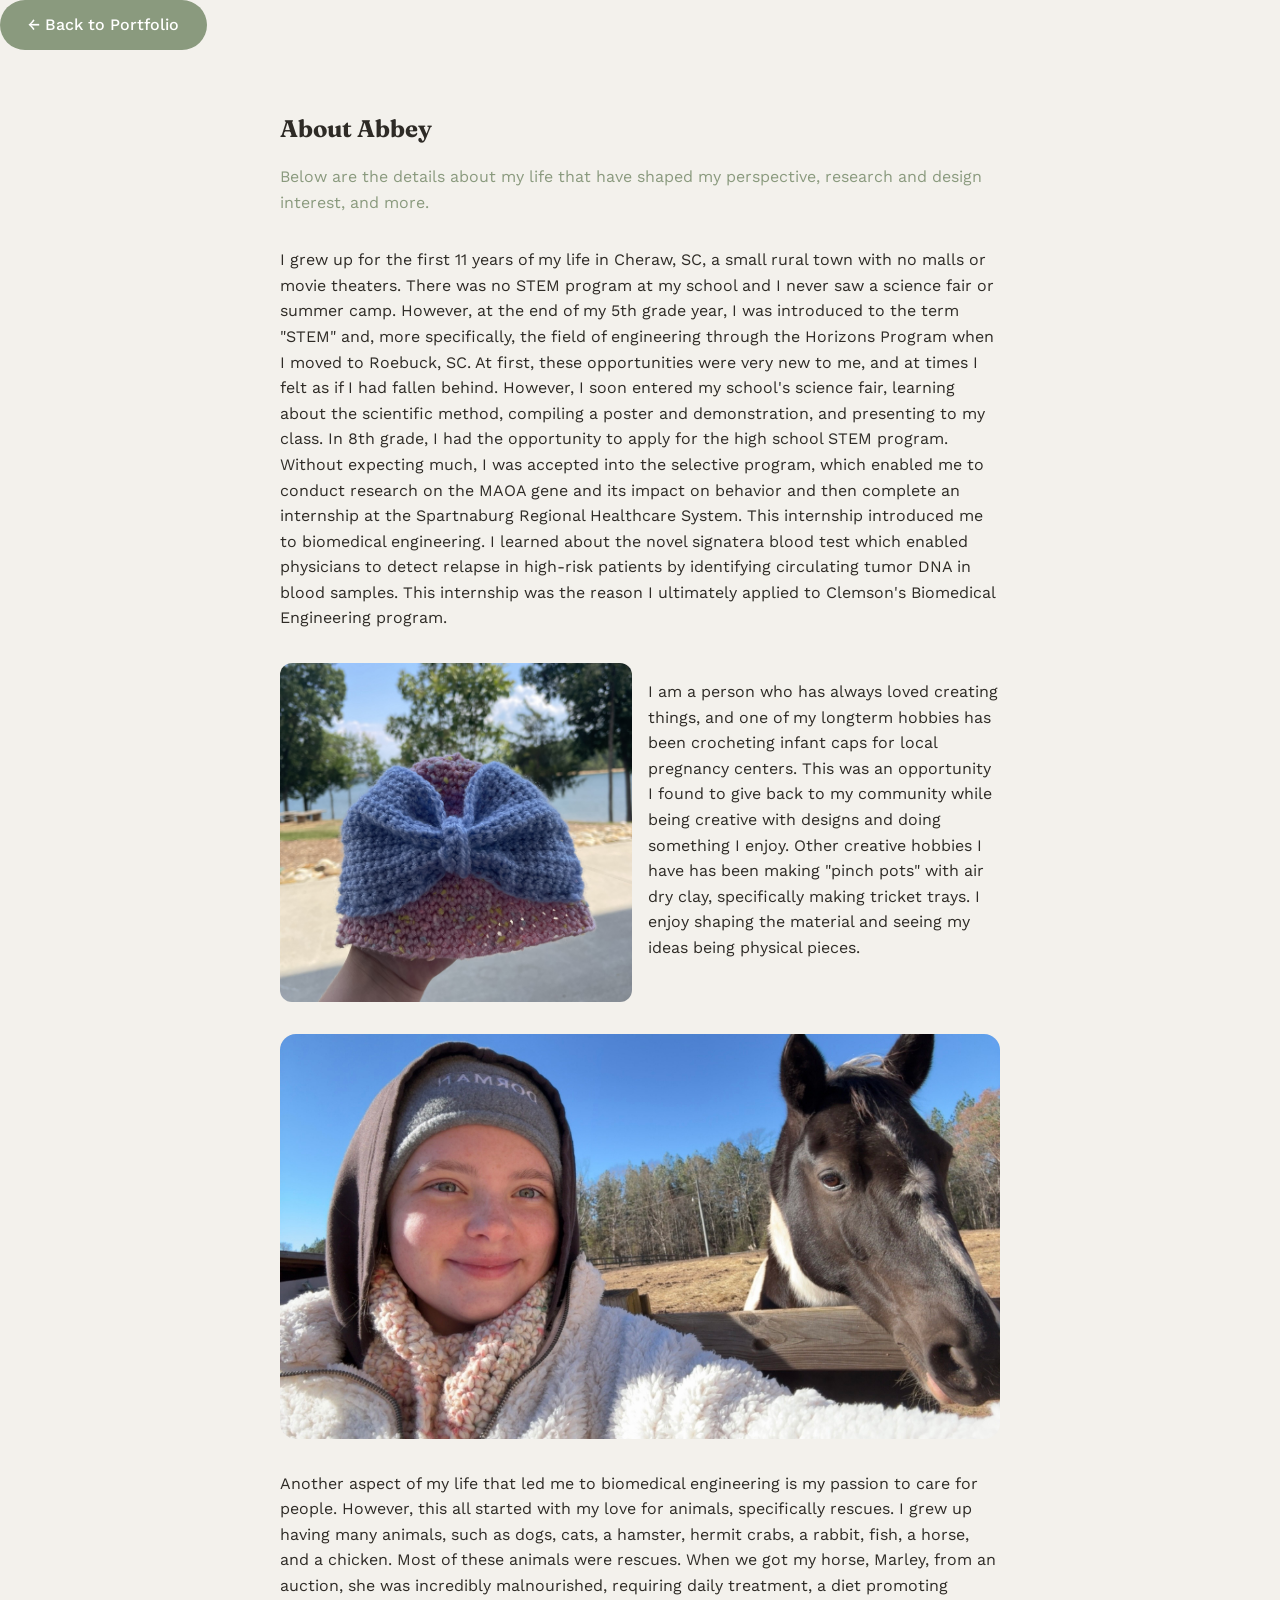
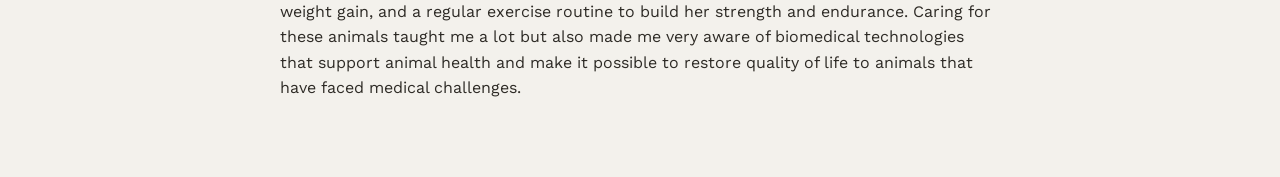
<file: Clone_repository/project5.html>
<!DOCTYPE html>
<html lang="en">
<head>
  <meta charset="UTF-8">
  <meta name="viewport" content="width=device-width, initial-scale=1.0">
  <title>About Me</title>
  <link rel="preconnect" href="https://fonts.googleapis.com">
  <link href="https://fonts.googleapis.com/css2?family=Fraunces:opsz,wght@9..144,400;9..144,600&family=Work+Sans:wght@400;500;600&display=swap" rel="stylesheet">
  <link rel="stylesheet" href="style.css">
</head>
<body>

  <a href="index.html" class="btn">&larr; Back to Portfolio</a>

  <section class="project-detail">
    <h1>About Abbey</h1>
    <p class="project-subtitle">Below are the details about my life that have shaped my
        perspective, research and design interest, and more.
    </p>
   
    <p>I grew up for the first 11 years of my life in Cheraw, SC, a small rural town with no malls or 
    movie theaters. There was no STEM program at my school and I never saw a science fair or summer camp. However,
    at the end of my 5th grade year, I was introduced to the term "STEM" and, more specifically,
    the field of engineering through the Horizons Program when I moved to Roebuck, SC. At first, these opportunities
    were very new to me, and at times I felt as if I had fallen behind. However, I soon entered my school's science fair,
    learning about the scientific method, compiling a poster and demonstration, and presenting to my class.
    In 8th grade, I had the opportunity to apply for the high school STEM program. Without expecting much,
    I was accepted into the selective program, which enabled me to conduct research on the MAOA gene and its impact on
    behavior and then complete an internship at the Spartnaburg Regional Healthcare System. This internship
    introduced me to biomedical engineering. I learned about the novel signatera blood test which enabled physicians 
    to detect relapse in high-risk patients by identifying circulating tumor DNA in blood samples.
    This internship was the reason I ultimately applied to Clemson's Biomedical Engineering program.
</p>
    <div class="detail-gallery">

    <img src="images/crochet_img.jpg" alt="Project One main image" class="detail-image">
    <p>I am a person who has always loved creating things, and one of my longterm hobbies has been crocheting
        infant caps for local pregnancy centers. This was an opportunity I found to give back to my community 
        while being creative with designs and doing something I enjoy. Other creative hobbies I have has been
        making "pinch pots" with air dry clay, specifically making tricket trays. I enjoy shaping the material
        and seeing my ideas being physical pieces.
    </p>
    </div>
    
    <img src="images/IMG_8683.jpg" alt="Project One main image" class="detail-image">
    <p>Another aspect of my life that led me to biomedical engineering is my passion to care for people. 
        However, this all started with my love for animals, specifically rescues. I grew up having many animals,
        such as dogs, cats, a hamster, hermit crabs, a rabbit, fish, a horse, and a chicken. Most of these 
        animals were rescues. When we got my horse, Marley, from an auction, she was 
        incredibly malnourished, requiring daily treatment, a diet promoting weight gain, and a regular exercise 
        routine to build her strength and endurance. Caring for these animals taught me a lot but also made me very aware of biomedical technologies
        that support animal health and make it possible to restore quality of life to animals that have faced
        medical challenges.
    </p>
   


  </section>

</body>
</html>
</file>
<file: style.css>
/* ===== COLOR VARIABLES ===== */
/* Change these 4 values and your whole site's palette updates */
:root {
  --bg: #F3F1EC;
  --sage: #8A9A7E;
  --terracotta: #C97B5A;
  --dark-text: #2E2B26;
}

/* ===== RESET / BASE ===== */
* {
  box-sizing: border-box;
}

body {
  margin: 0;
  background-color: var(--bg);
  color: var(--dark-text);
  font-family: 'Work Sans', sans-serif;
  line-height: 1.6;
}

h1, h2, h3 {
  font-family: 'Fraunces', serif;
  margin: 0 0 12px 0;
}

img {
  display: block;
  max-width: 100%;
}

/* ===== 1. HERO ===== */
.hero {
  background-color: var(--bg);
  padding: 100px 40px;
  text-align: center;
}

.hero h1 {
  font-size: clamp(2.5rem, 6vw, 5rem);
  color: var(--dark-text);
}


.hero p {
  font-size: 1.1rem;
  color: var(--sage);
  max-width: 500px;
  margin: 0 auto 28px auto;
}

/* ===== 2. PROJECT LIST ===== */
/* Wraps all rows, controls overall width and vertical spacing */
.project-list {
  max-width: 1000px;
  margin: 0 auto;
  padding: 10px 40px;
  display: flex;
  flex-direction: column;
  gap: 80px; /* generous vertical space = each project gets room to breathe */
}

/* ===== 3. PROJECT ROW (image + text side by side) ===== */
.project-row {
  display: flex;
  align-items: center;
  gap: 48px;
}

/* Every 2nd row reverses direction — this creates the zigzag/offset feel */
.project-row:nth-child(2n) {
  flex-direction: row-reverse;
}

/* Nudge alternating rows left/right so they feel asymmetric, not gridded */
.project-row:nth-child(odd) {
  margin-right: 8%;
}
.project-row:nth-child(even) {
  margin-left: 8%;
}

.project-image {
  flex: 1 1 55%;
  border-radius: 16px;
  box-shadow: 0 10px 30px rgba(0,0,0,0.08);
   max-width: 450px;      /* caps how wide it can get */
  height: 320px;         /* fixes the height so all thumbnails match */
  object-fit: cover;
}

.project-text {
  flex: 1 1 45%;
}

.project-text p {
  font-size: 1rem;
  margin-bottom: 20px;
}

/* ===== SCROLL REVEAL ===== */
/* Starting (hidden) state: invisible and shifted down slightly */
.reveal {
  opacity: 0;
  transform: translateY(40px);
  transition: opacity 0.8s ease, transform 0.8s ease;
}

/* JS adds this class when the row scrolls into view */
.reveal.visible {
  opacity: 1;
  transform: translateY(0);
}

/* Stack image above text on smaller screens instead of side-by-side */
@media (max-width: 700px) {
  .project-row,
  .project-row:nth-child(2n) {
    flex-direction: column;
    margin-left: 0;
    margin-right: 0;
  }
}

/* ===== 4. PATTERNED SECTION ===== */
/* Your one "fun" accent moment — used once, not repeated */
.pattern-section {
  background-image: url('images/pattern.jpg.jpg');
  background-repeat: no-repeat;
  background-size: 125%;
  background-position: 75% center;
  padding: 80px 40px;
  border-radius: 24px;
  text-align: center;
  color: white;
  max-width: 1100px;
  margin: 0 auto 60px auto;
}

.pattern-section h2 {
  color: white;
}

.pattern-section p {
  max-width: 500px;
  margin: 0 auto 24px auto;
}

/* ===== 5. BUTTONS ===== */
.btn {
  display: inline-block;
  background-color: var(--sage);
  color: white;
  padding: 12px 28px;
  border-radius: 999px;
  text-decoration: none;
  font-weight: 500;
  transition: background-color 0.2s ease;
}

.btn:hover {
  background-color: var(--terracotta);
}

/* Light variant for use on dark/colored backgrounds like .pattern-section */
.btn-light {
  background-color: white;
  color: var(--terracotta);
}

.btn-light:hover {
  background-color: var(--dark-text);
  color: white;
}

/* ===== FOOTER ===== */
.site-footer {
  text-align: center;
  padding: 30px;
  font-size: 0.85rem;
  color: var(--sage);
}

.hero-top {
  display: flex;
  align-items: center;
  justify-content: center;
  gap: 24px;
  margin-bottom: 16px;
}

.hero-photo {
  width: 200px;
  height: 200px;
  border-radius: 50%;
  object-fit: cover;
  object-position: 100% 0%;
  box-shadow: 0 8px 24px rgba(0,0,0,0.1);
  margin: 0; /* remove the old bottom margin since it's no longer stacked */
  flex-shrink: 0; /* keeps the photo from getting squished if space is tight */
}

.hero {
  position: relative; /* anchors the stars' absolute positioning to this section */
  overflow: hidden;   /* keeps any star that pokes past the edge from causing scroll issues */
}

.star {
  position: absolute;
  width: 40px;
  opacity: 0.85;
  pointer-events: none; /* stars won't block clicks on things beneath them */
}

/* Top-left cluster — scattered at different sizes/rotations/positions */

/* Top-right cluster */
.star-tr-1 { top: 25px;  right: 260px;  width: 106px; transform: rotate(15deg); }
.star-tr-2 { top: 40px;  right: 5px; width: 350px; transform: rotate(0deg); }
.star-tr-3 { top: 10px;  right: 15px; width: 220px; transform: rotate(-20deg); }

.portrait-section {
  position: relative;
  height: 500px;        /* controls how tall this section is */
  overflow: hidden;     /* slices off the half that goes past the edge */
}

.portrait-circle {
  width: 500px;
  height: 500px;
  border-radius: 50%;
  object-fit: cover;
  object-position: center 5%;
  position: absolute;
  top: 0;
  left: -200px;         /* half the width — pushes half of it off-screen */
  box-shadow: 0 10px 40px rgba(0,0,0,0.12);
}
.project-detail {
  max-width: 800px;
  margin: 0 auto;
  padding: 60px 40px;
}

.project-subtitle {
  color: var(--sage);
  margin-bottom: 32px;
}

.detail-image {
  width: 100%;
  border-radius: 16px;
  margin-bottom: 32px;
}

.detail-gallery {
  display: grid;
  grid-template-columns: repeat(auto-fit, minmax(200px, 1fr));
  gap: 16px;
  margin-top: 32px;
}

.detail-gallery img {
  width: 100%;
  border-radius: 12px;
}

.portrait-circle {
  width: 500px;
  height: 500px;
  border-radius: 50%;
  object-fit: cover;
  object-position: center 10%;
  position: absolute;
  top: 270px;
  left: -180px;
  transform: translateY(-50%);
  box-shadow: 0 10px 40px rgba(0,0,0,0.12);
  border: 8px solid var(--sage);   /* the rim */
}

.image-cluster {
  display: flex;
  gap: 16px;
  align-items: stretch;
}

.image-large {
  width: 60%;
  border-radius: 16px;
  object-fit: cover;
}

.image-stack {
  width: 40%;
  display: flex;
  flex-direction: column;
  gap: 16px;
}

.image-stack img {
  width: 100%;
  height: 50%;
  border-radius: 12px;
  object-fit: cover;
}

.image-pair {
  display: flex;
  gap: 16px;
  margin-top: 16px; /* space between the cluster above and this pair */
}

.image-pair img {
  width: 50%;
  border-radius: 12px;
  object-fit: cover;
}

.project-video {
  width: 100%;
  max-width: 350px;      /* controls the overall size */
  border-radius: 16px;
  box-shadow: 0 10px 30px rgba(0,0,0,0.08);
}
</file>
<file: Clone_repository/style.css>
/* ===== COLOR VARIABLES ===== */
/* Change these 4 values and your whole site's palette updates */
:root {
  --bg: #F3F1EC;
  --sage: #8A9A7E;
  --terracotta: #C97B5A;
  --dark-text: #2E2B26;
}

/* ===== RESET / BASE ===== */
* {
  box-sizing: border-box;
}

body {
  margin: 0;
  background-color: var(--bg);
  color: var(--dark-text);
  font-family: 'Work Sans', sans-serif;
  line-height: 1.6;
}

h1, h2, h3 {
  font-family: 'Fraunces', serif;
  margin: 0 0 12px 0;
}

img {
  display: block;
  max-width: 100%;
}

/* ===== 1. HERO ===== */
.hero {
  background-color: var(--bg);
  padding: 100px 40px;
  text-align: center;
}

.hero h1 {
  font-size: clamp(2.5rem, 6vw, 5rem);
  color: var(--dark-text);
}


.hero p {
  font-size: 1.1rem;
  color: var(--sage);
  max-width: 500px;
  margin: 0 auto 28px auto;
}

/* ===== 2. PROJECT LIST ===== */
/* Wraps all rows, controls overall width and vertical spacing */
.project-list {
  max-width: 1000px;
  margin: 0 auto;
  padding: 10px 40px;
  display: flex;
  flex-direction: column;
  gap: 80px; /* generous vertical space = each project gets room to breathe */
}

/* ===== 3. PROJECT ROW (image + text side by side) ===== */
.project-row {
  display: flex;
  align-items: center;
  gap: 48px;
}

/* Every 2nd row reverses direction — this creates the zigzag/offset feel */
.project-row:nth-child(2n) {
  flex-direction: row-reverse;
}

/* Nudge alternating rows left/right so they feel asymmetric, not gridded */
.project-row:nth-child(odd) {
  margin-right: 8%;
}
.project-row:nth-child(even) {
  margin-left: 8%;
}

.project-image {
  flex: 1 1 55%;
  border-radius: 16px;
  box-shadow: 0 10px 30px rgba(0,0,0,0.08);
   max-width: 450px;      /* caps how wide it can get */
  height: 320px;         /* fixes the height so all thumbnails match */
  object-fit: cover;
}

.project-text {
  flex: 1 1 45%;
}

.project-text p {
  font-size: 1rem;
  margin-bottom: 20px;
}

/* ===== SCROLL REVEAL ===== */
/* Starting (hidden) state: invisible and shifted down slightly */
.reveal {
  opacity: 0;
  transform: translateY(40px);
  transition: opacity 0.8s ease, transform 0.8s ease;
}

/* JS adds this class when the row scrolls into view */
.reveal.visible {
  opacity: 1;
  transform: translateY(0);
}

/* Stack image above text on smaller screens instead of side-by-side */
@media (max-width: 700px) {
  .project-row,
  .project-row:nth-child(2n) {
    flex-direction: column;
    margin-left: 0;
    margin-right: 0;
  }
}

/* ===== 4. PATTERNED SECTION ===== */
/* Your one "fun" accent moment — used once, not repeated */
.pattern-section {
  background-image: url('images/pattern.jpg.jpg');
  background-repeat: no-repeat;
  background-size: 125%;
  background-position: 75% center;
  padding: 80px 40px;
  border-radius: 24px;
  text-align: center;
  color: white;
  max-width: 1100px;
  margin: 0 auto 60px auto;
}

.pattern-section h2 {
  color: white;
}

.pattern-section p {
  max-width: 500px;
  margin: 0 auto 24px auto;
}

/* ===== 5. BUTTONS ===== */
.btn {
  display: inline-block;
  background-color: var(--sage);
  color: white;
  padding: 12px 28px;
  border-radius: 999px;
  text-decoration: none;
  font-weight: 500;
  transition: background-color 0.2s ease;
}

.btn:hover {
  background-color: var(--terracotta);
}

/* Light variant for use on dark/colored backgrounds like .pattern-section */
.btn-light {
  background-color: white;
  color: var(--terracotta);
}

.btn-light:hover {
  background-color: var(--dark-text);
  color: white;
}

/* ===== FOOTER ===== */
.site-footer {
  text-align: center;
  padding: 30px;
  font-size: 0.85rem;
  color: var(--sage);
}

.hero-top {
  display: flex;
  align-items: center;
  justify-content: center;
  gap: 24px;
  margin-bottom: 16px;
}

.hero-photo {
  width: 200px;
  height: 200px;
  border-radius: 50%;
  object-fit: cover;
  object-position: 100% 0%;
  box-shadow: 0 8px 24px rgba(0,0,0,0.1);
  margin: 0; /* remove the old bottom margin since it's no longer stacked */
  flex-shrink: 0; /* keeps the photo from getting squished if space is tight */
}

.hero {
  position: relative; /* anchors the stars' absolute positioning to this section */
  overflow: hidden;   /* keeps any star that pokes past the edge from causing scroll issues */
}

.star {
  position: absolute;
  width: 40px;
  opacity: 0.85;
  pointer-events: none; /* stars won't block clicks on things beneath them */
}

/* Top-left cluster — scattered at different sizes/rotations/positions */

/* Top-right cluster */
.star-tr-1 { top: 25px;  right: 260px;  width: 106px; transform: rotate(15deg); }
.star-tr-2 { top: 40px;  right: 5px; width: 350px; transform: rotate(0deg); }
.star-tr-3 { top: 10px;  right: 15px; width: 220px; transform: rotate(-20deg); }

.portrait-section {
  position: relative;
  height: 500px;        /* controls how tall this section is */
  overflow: hidden;     /* slices off the half that goes past the edge */
}

.portrait-circle {
  width: 500px;
  height: 500px;
  border-radius: 50%;
  object-fit: cover;
  object-position: center 5%;
  position: absolute;
  top: 0;
  left: -200px;         /* half the width — pushes half of it off-screen */
  box-shadow: 0 10px 40px rgba(0,0,0,0.12);
}
.project-detail {
  max-width: 800px;
  margin: 0 auto;
  padding: 60px 40px;
}

.project-subtitle {
  color: var(--sage);
  margin-bottom: 32px;
}

.detail-image {
  width: 100%;
  border-radius: 16px;
  margin-bottom: 32px;
}

.detail-gallery {
  display: grid;
  grid-template-columns: repeat(auto-fit, minmax(200px, 1fr));
  gap: 16px;
  margin-top: 32px;
}

.detail-gallery img {
  width: 100%;
  border-radius: 12px;
}

.portrait-circle {
  width: 500px;
  height: 500px;
  border-radius: 50%;
  object-fit: cover;
  object-position: center 10%;
  position: absolute;
  top: 270px;
  left: -180px;
  transform: translateY(-50%);
  box-shadow: 0 10px 40px rgba(0,0,0,0.12);
  border: 8px solid var(--sage);   /* the rim */
}

.image-cluster {
  display: flex;
  gap: 16px;
  align-items: stretch;
}

.image-large {
  width: 60%;
  border-radius: 16px;
  object-fit: cover;
}

.image-stack {
  width: 40%;
  display: flex;
  flex-direction: column;
  gap: 16px;
}

.image-stack img {
  width: 100%;
  height: 50%;
  border-radius: 12px;
  object-fit: cover;
}

.image-pair {
  display: flex;
  gap: 16px;
  margin-top: 16px; /* space between the cluster above and this pair */
}

.image-pair img {
  width: 50%;
  border-radius: 12px;
  object-fit: cover;
}

.project-video {
  width: 100%;
  max-width: 350px;      /* controls the overall size */
  border-radius: 16px;
  box-shadow: 0 10px 30px rgba(0,0,0,0.08);
}
</file>
